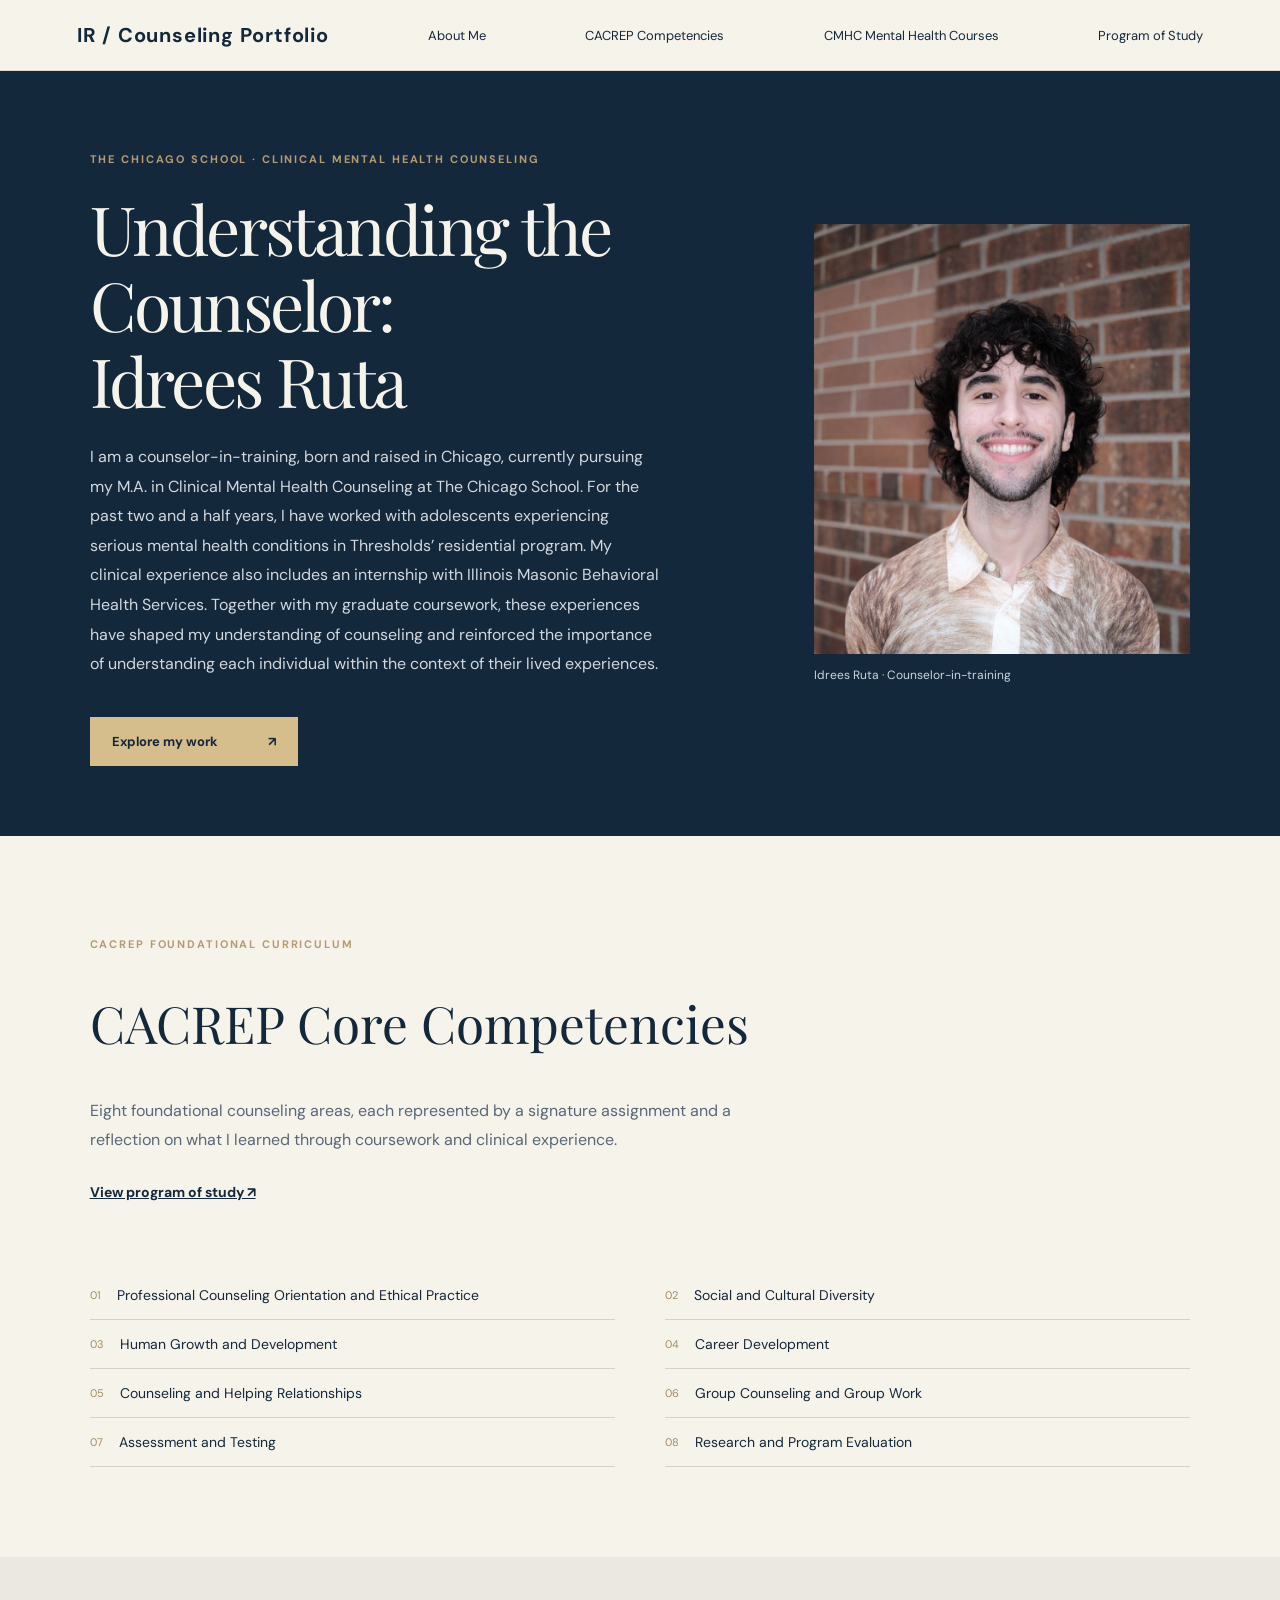
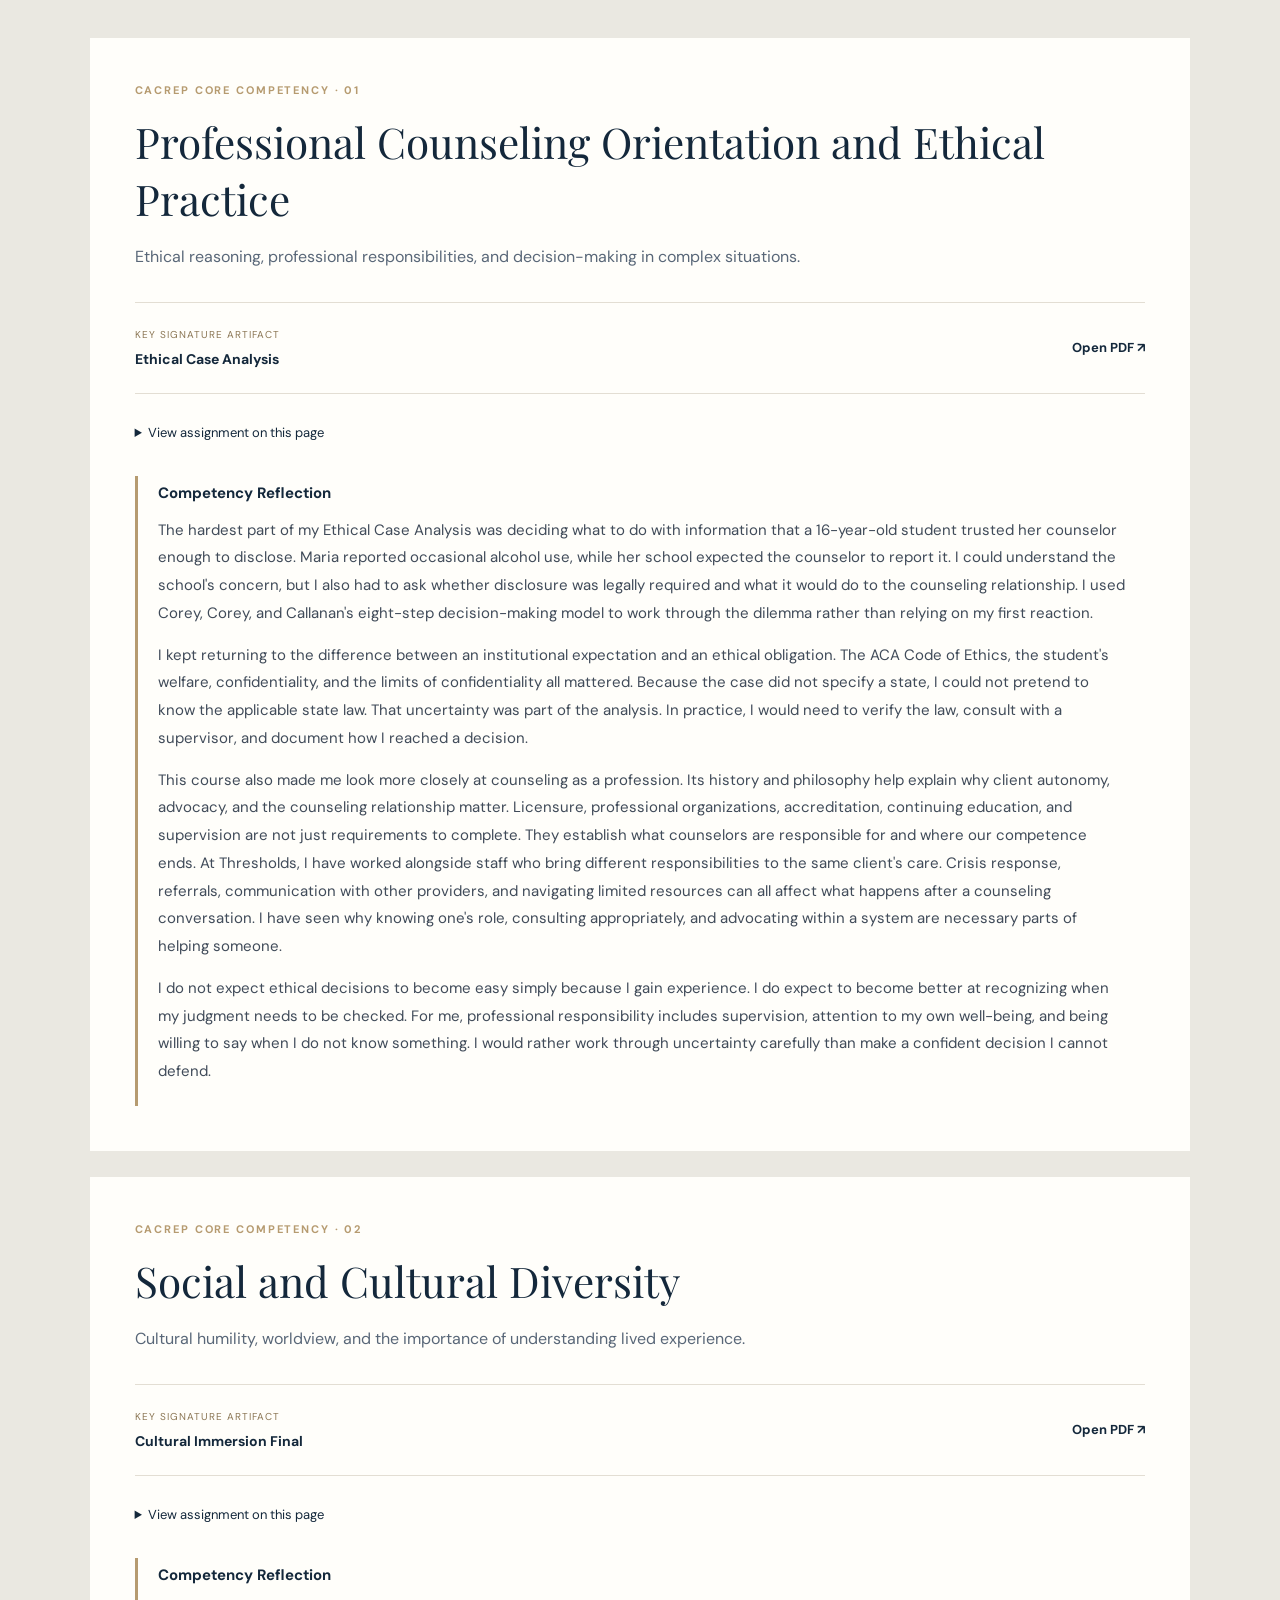
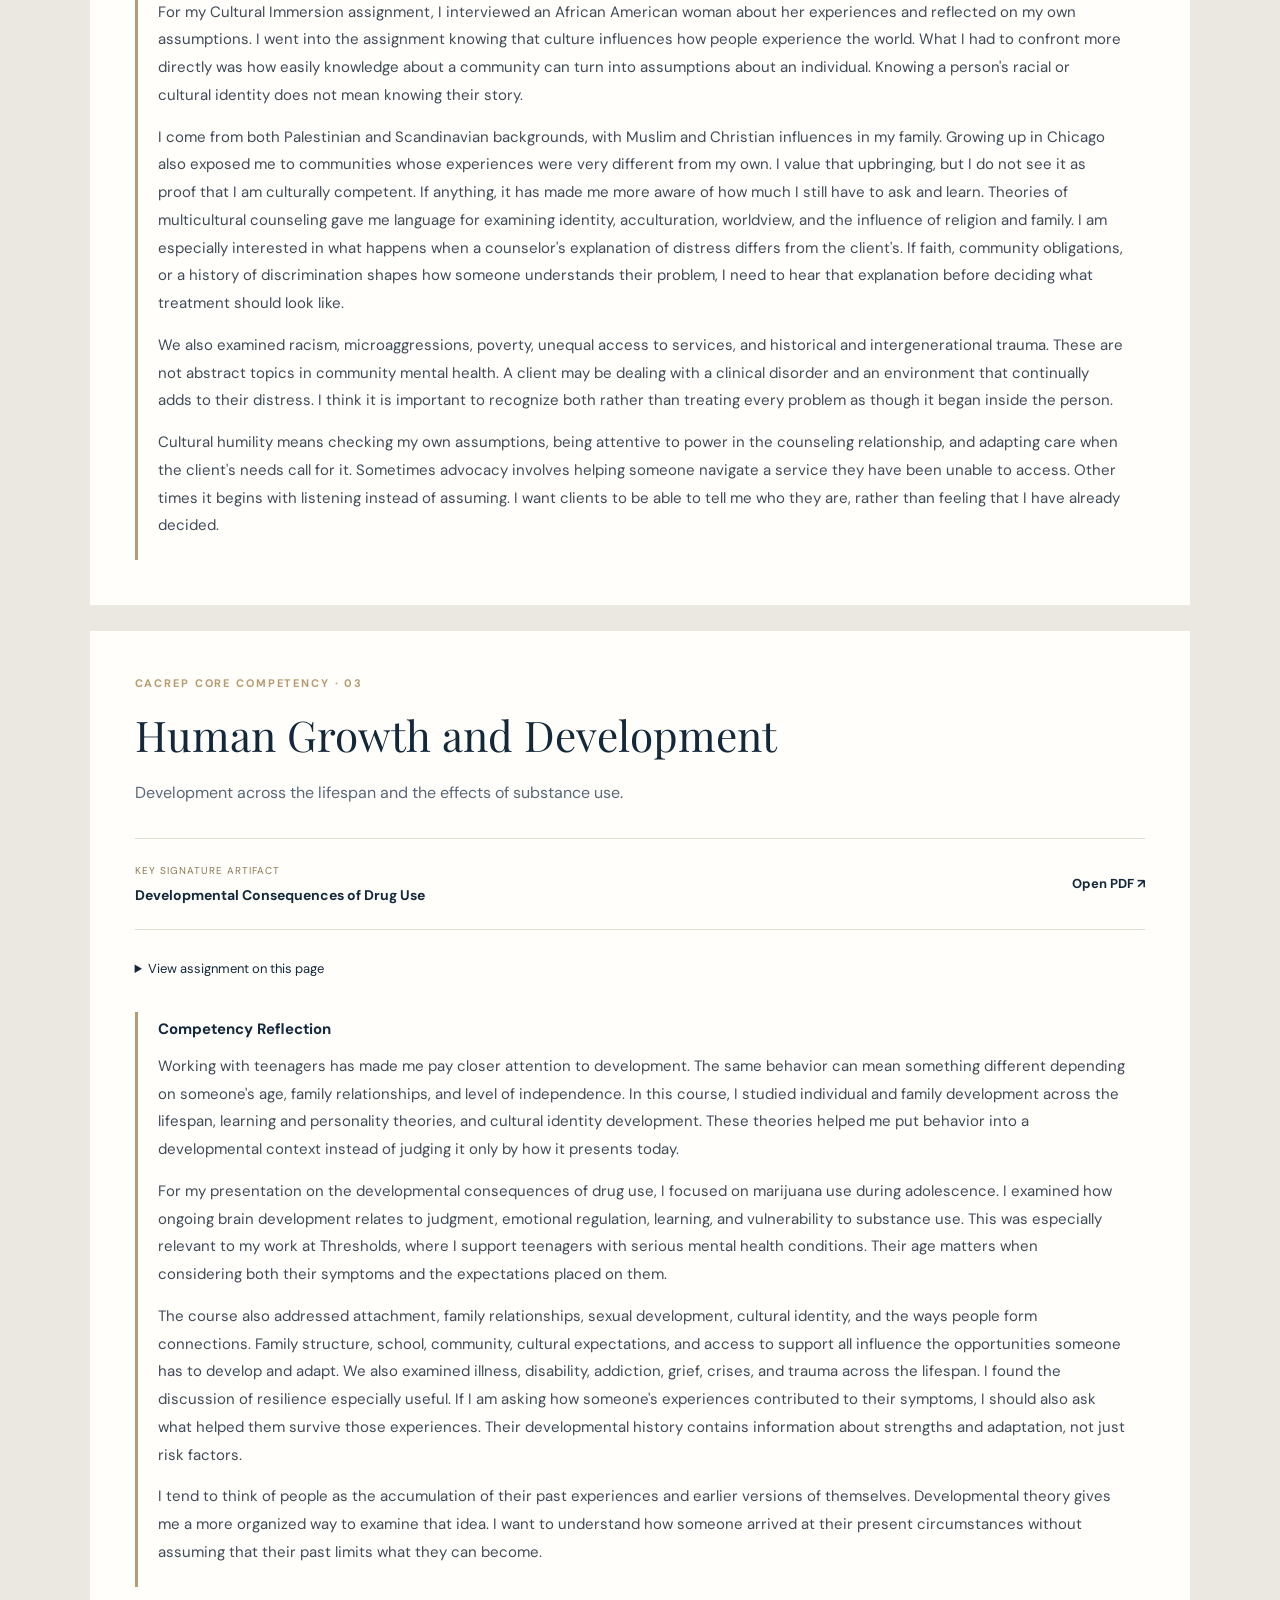
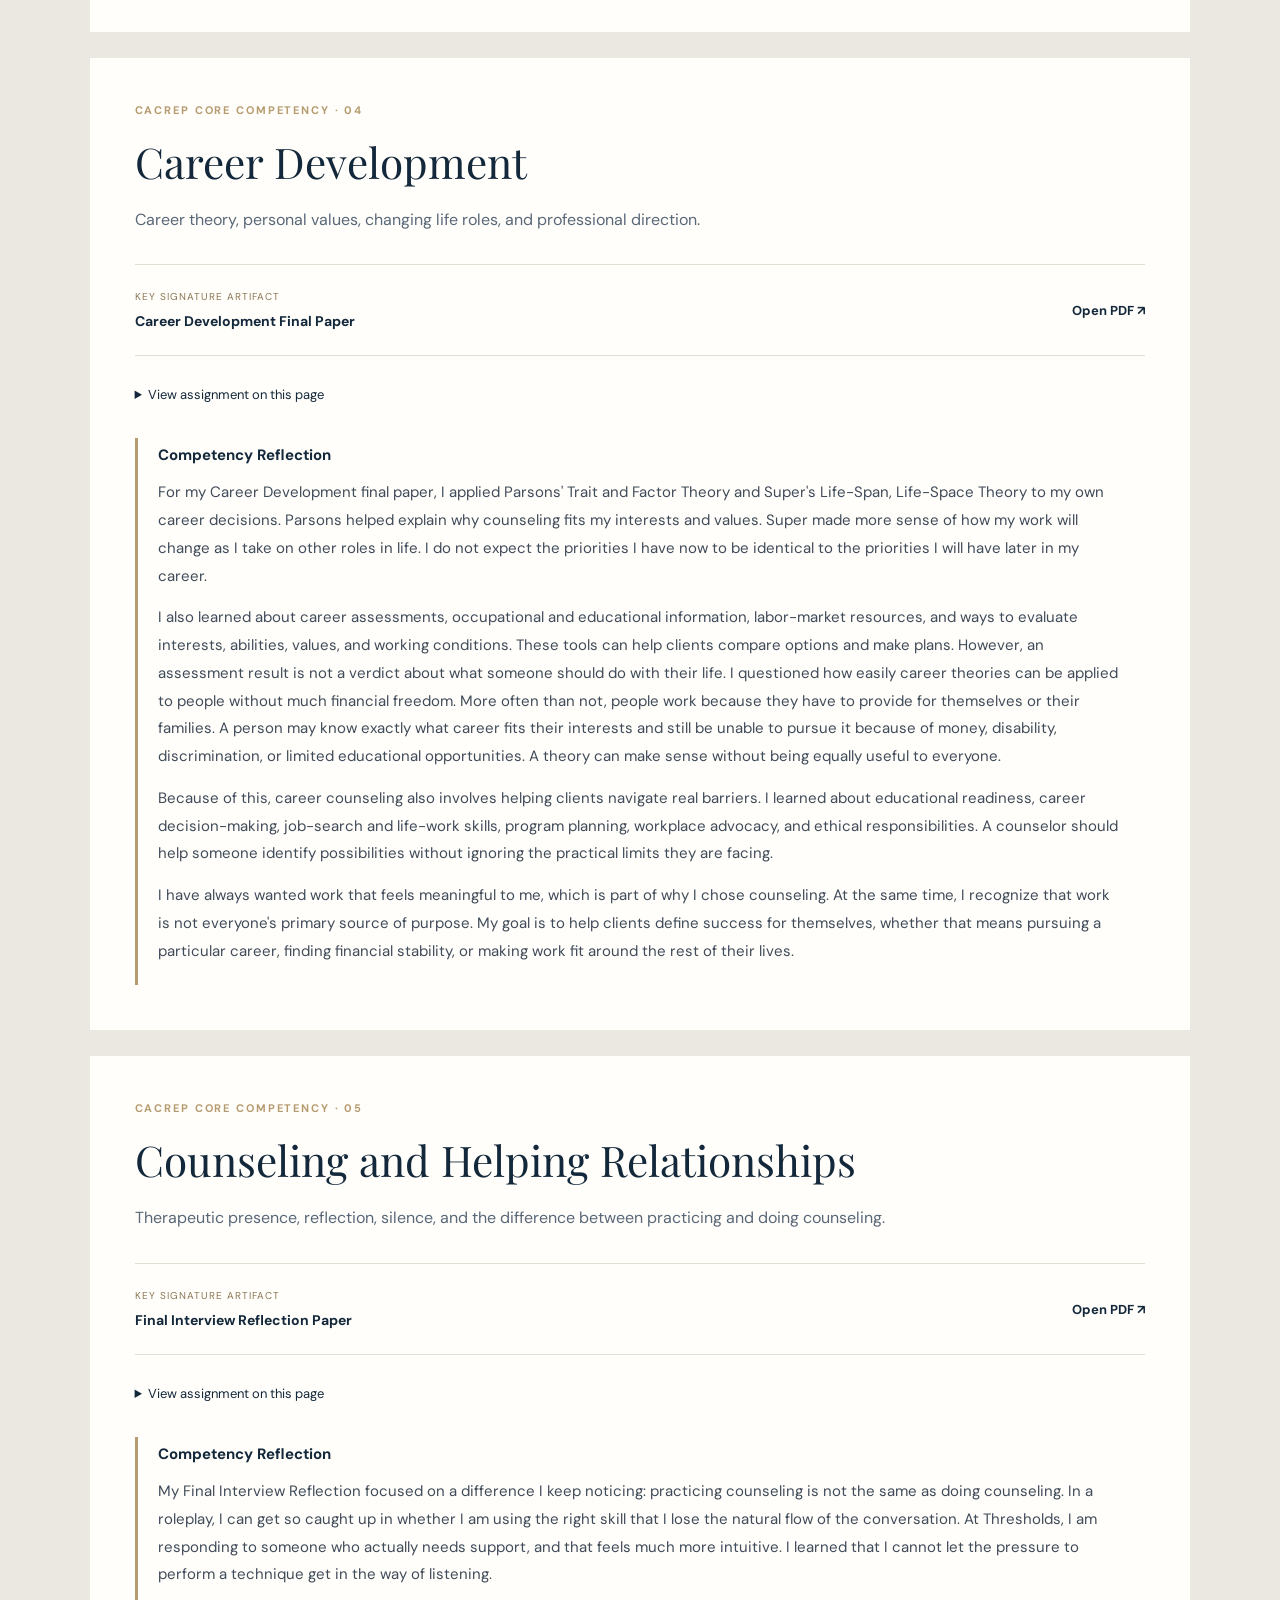
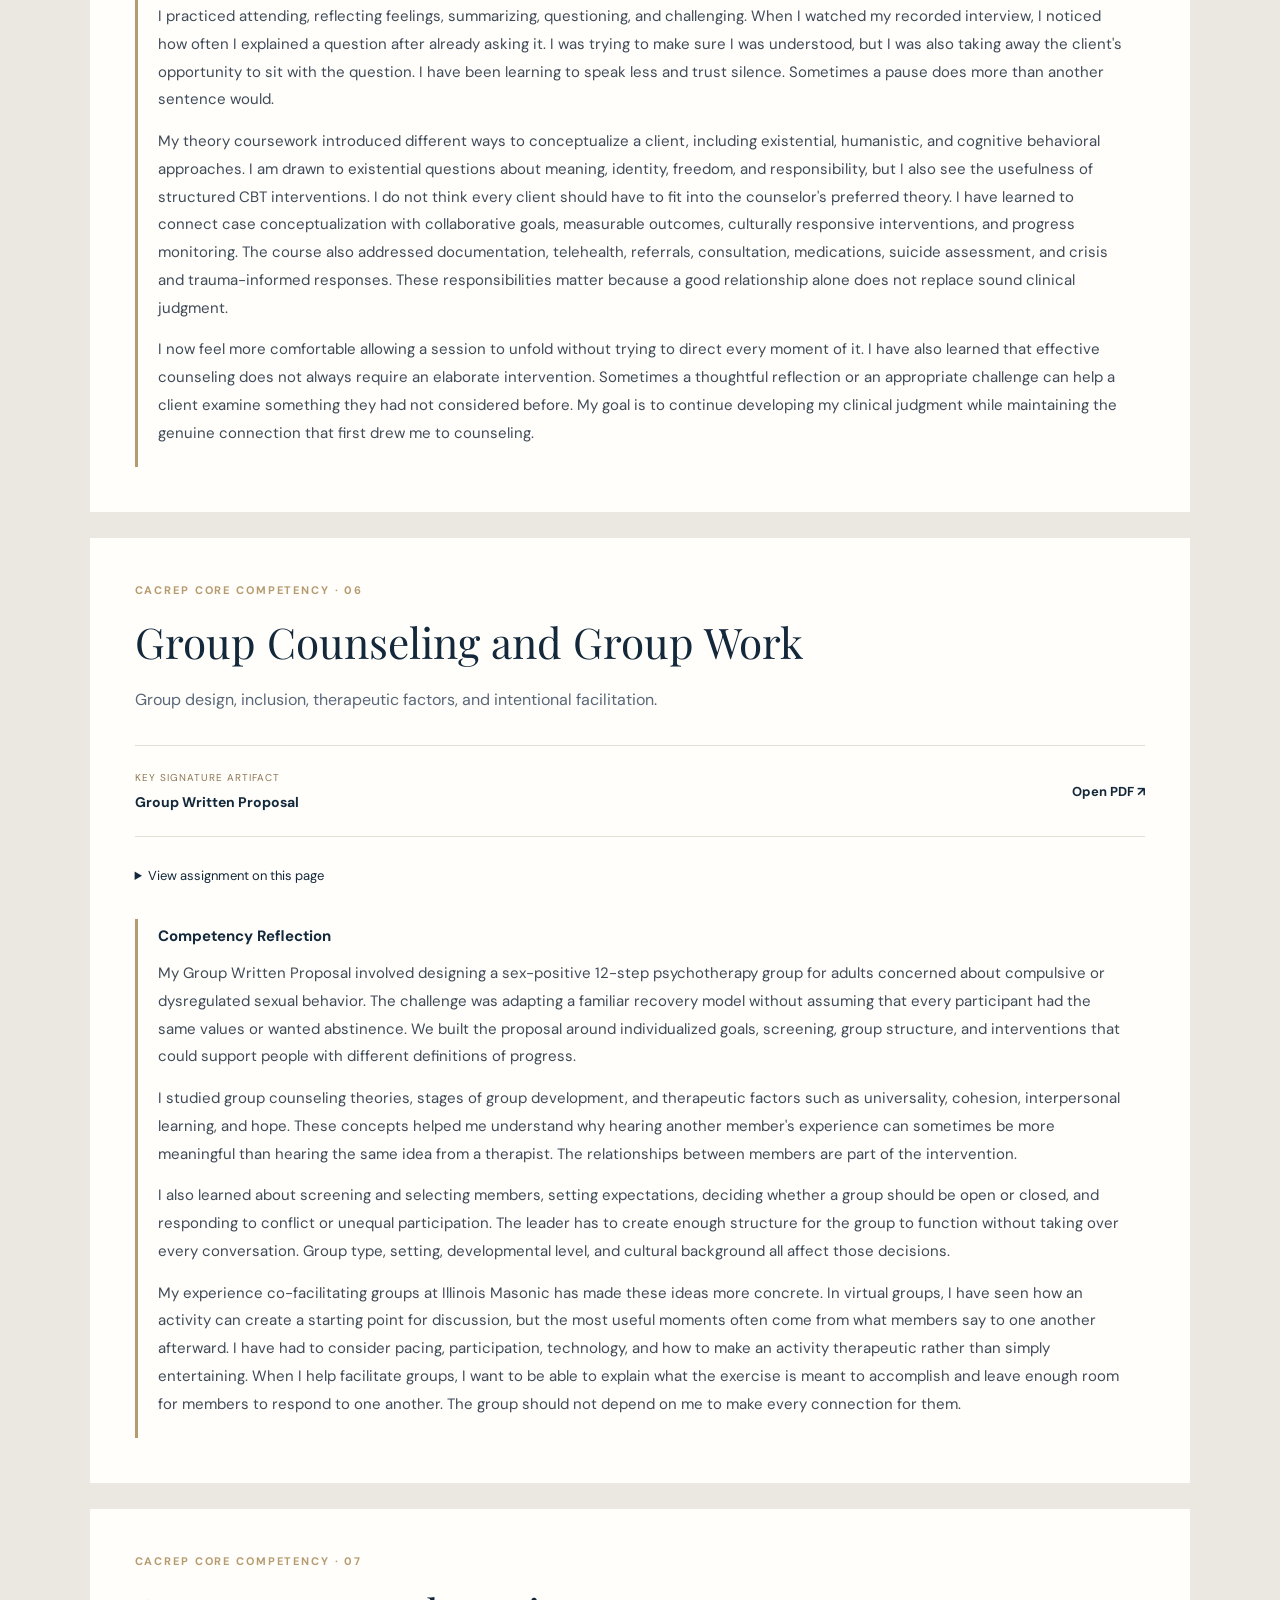
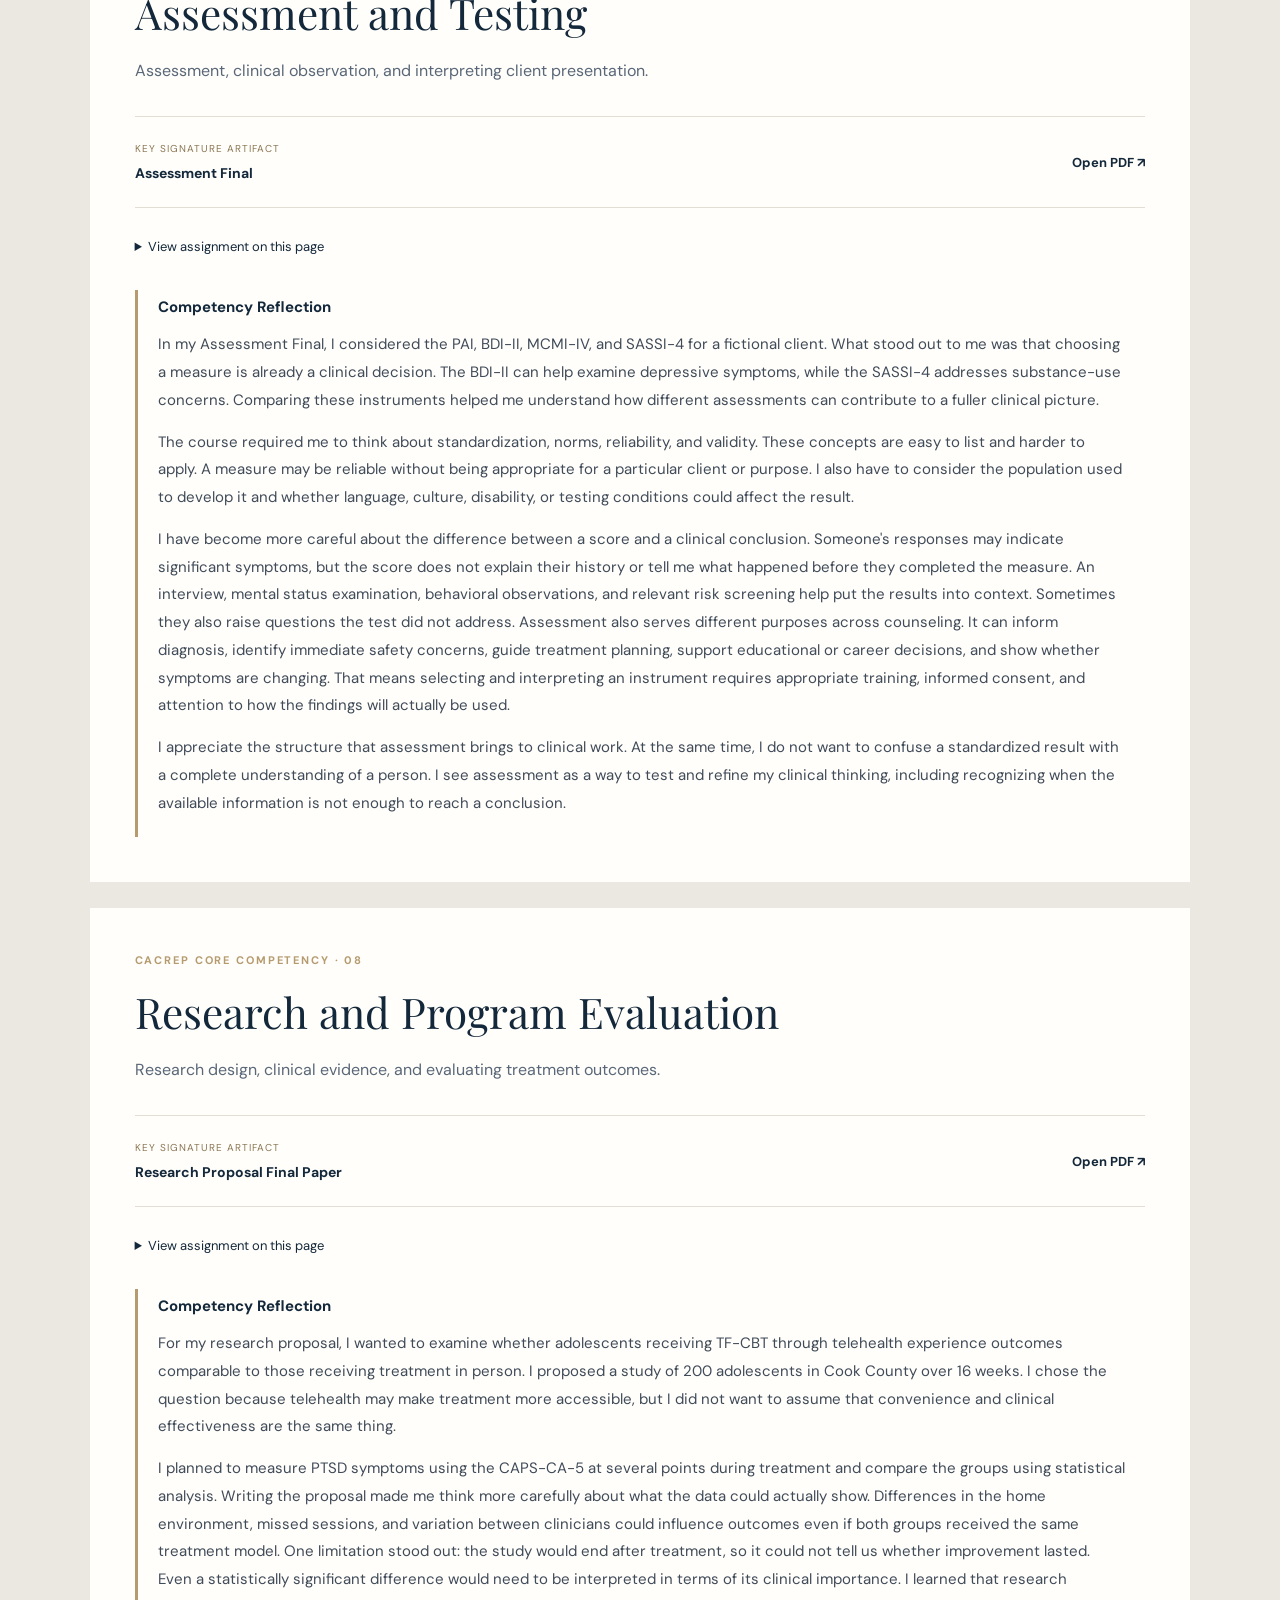
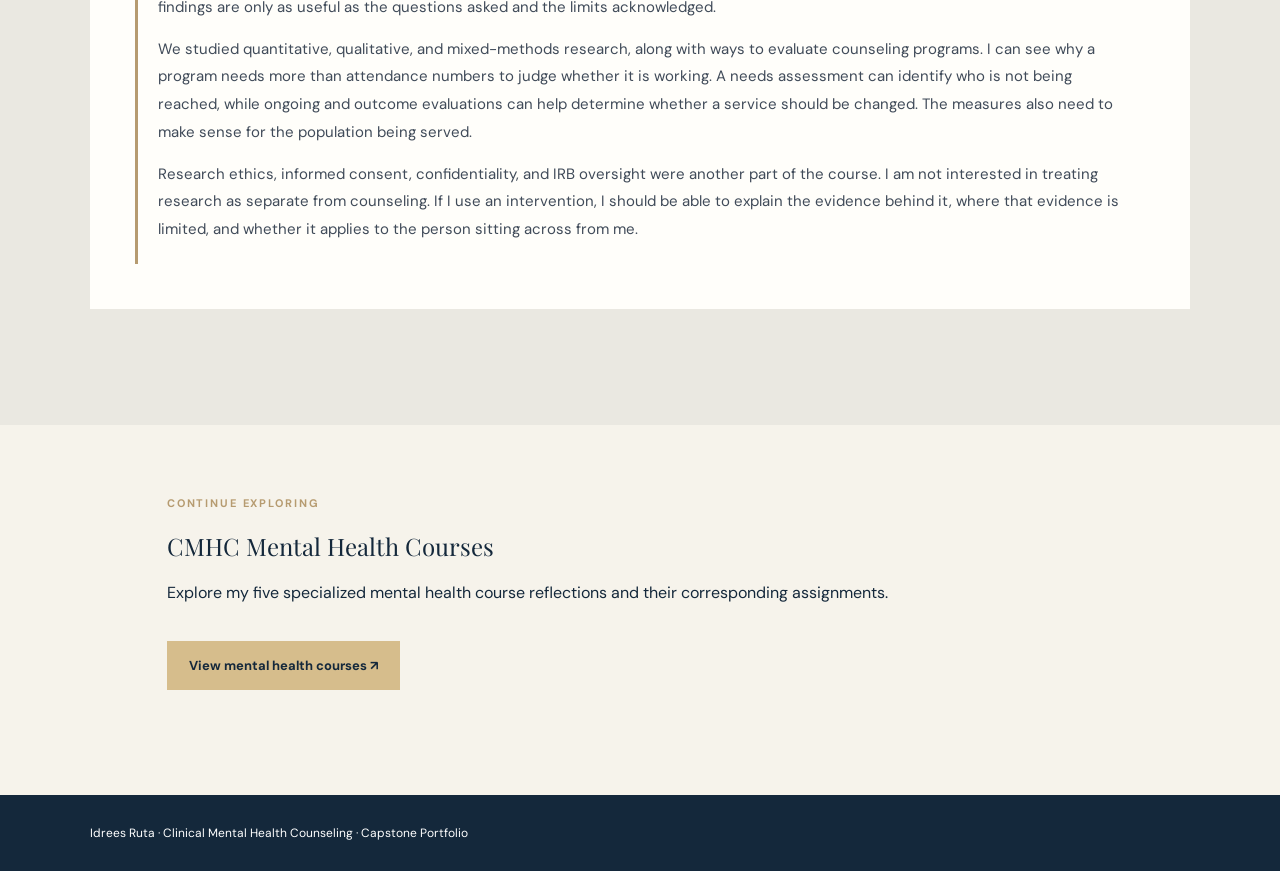
<file: Idrees_Ruta_Counseling_Portfolio/index.html>
<!DOCTYPE html>

<html lang="en"><head><meta charset="utf-8"/><meta content="width=device-width,initial-scale=1" name="viewport"/><title>Idrees Ruta | Counseling Portfolio</title><meta content="Clinical Mental Health Counseling capstone portfolio" name="description"/><link href="styles.css" rel="stylesheet"/></head><body><header class="top"><a class="brand" href="index.html#home">IR / Counseling Portfolio</a><a href="about.html">About Me</a><a href="index.html#contents">CACREP Competencies</a><a href="mental-health-courses.html">CMHC Mental Health Courses</a><a href="program-of-study.html">Program of Study</a></header><main id="home"><section class="hero"><div class="hero-copy"><p class="eyebrow">THE CHICAGO SCHOOL · CLINICAL MENTAL HEALTH COUNSELING</p><h1>Understanding the Counselor:<br/>Idrees Ruta</h1><p>I am a counselor-in-training, born and raised in Chicago, currently pursuing my M.A. in Clinical Mental Health Counseling at The Chicago School. For the past two and a half years, I have worked with adolescents experiencing serious mental health conditions in Thresholds’ residential program. My clinical experience also includes an internship with Illinois Masonic Behavioral Health Services. Together with my graduate coursework, these experiences have shaped my understanding of counseling and reinforced the importance of understanding each individual within the context of their lived experiences.</p><a class="primary" href="#contents">Explore my work <span>↗</span></a></div><div class="portrait"><img alt="Professional portrait of Idrees Ruta" src="assets/headshot.jpeg"/><span>Idrees Ruta · Counselor-in-training</span></div></section><section class="intro" id="contents"><p class="eyebrow">CACREP FOUNDATIONAL CURRICULUM</p><h2>CACREP Core Competencies</h2><p>Eight foundational counseling areas, each represented by a signature assignment and a reflection on what I learned through coursework and clinical experience.</p><a class="program-index-link" href="program-of-study.html">View program of study ↗</a><div class="index"><a href="#section-0"><span>01</span>Professional Counseling Orientation and Ethical Practice</a><a href="#section-1"><span>02</span>Social and Cultural Diversity</a><a href="#section-2"><span>03</span>Human Growth and Development</a><a href="#section-3"><span>04</span>Career Development</a><a href="#section-4"><span>05</span>Counseling and Helping Relationships</a><a href="#section-5"><span>06</span>Group Counseling and Group Work</a><a href="#section-6"><span>07</span>Assessment and Testing</a><a href="#section-7"><span>08</span>Research and Program Evaluation</a></div></section><section class="work"><article class="section-card" id="section-0"><div class="eyebrow">CACREP CORE COMPETENCY · 01</div><h2>Professional Counseling Orientation and Ethical Practice</h2><p>Ethical reasoning, professional responsibilities, and decision-making in complex situations.</p><div class="artifact"><div><small>KEY SIGNATURE ARTIFACT</small><strong>Ethical Case Analysis</strong></div><a href="assets/Ethical%20Case%20Analysis.pdf" rel="noopener" target="_blank">Open PDF ↗</a></div><details><summary>View assignment on this page</summary><iframe loading="lazy" src="assets/Ethical%20Case%20Analysis.pdf" title="Professional Counseling Orientation and Ethical Practice assignment"></iframe></details><div class="reflection"><strong>Competency Reflection</strong><p>The hardest part of my Ethical Case Analysis was deciding what to do with information that a 16-year-old student trusted her counselor enough to disclose. Maria reported occasional alcohol use, while her school expected the counselor to report it. I could understand the school's concern, but I also had to ask whether disclosure was legally required and what it would do to the counseling relationship. I used Corey, Corey, and Callanan's eight-step decision-making model to work through the dilemma rather than relying on my first reaction.</p><p>I kept returning to the difference between an institutional expectation and an ethical obligation. The ACA Code of Ethics, the student's welfare, confidentiality, and the limits of confidentiality all mattered. Because the case did not specify a state, I could not pretend to know the applicable state law. That uncertainty was part of the analysis. In practice, I would need to verify the law, consult with a supervisor, and document how I reached a decision.</p><p>This course also made me look more closely at counseling as a profession. Its history and philosophy help explain why client autonomy, advocacy, and the counseling relationship matter. Licensure, professional organizations, accreditation, continuing education, and supervision are not just requirements to complete. They establish what counselors are responsible for and where our competence ends. At Thresholds, I have worked alongside staff who bring different responsibilities to the same client's care. Crisis response, referrals, communication with other providers, and navigating limited resources can all affect what happens after a counseling conversation. I have seen why knowing one's role, consulting appropriately, and advocating within a system are necessary parts of helping someone.</p><p>I do not expect ethical decisions to become easy simply because I gain experience. I do expect to become better at recognizing when my judgment needs to be checked. For me, professional responsibility includes supervision, attention to my own well-being, and being willing to say when I do not know something. I would rather work through uncertainty carefully than make a confident decision I cannot defend.</p></div></article><article class="section-card" id="section-1"><div class="eyebrow">CACREP CORE COMPETENCY · 02</div><h2>Social and Cultural Diversity</h2><p>Cultural humility, worldview, and the importance of understanding lived experience.</p><div class="artifact"><div><small>KEY SIGNATURE ARTIFACT</small><strong>Cultural Immersion Final</strong></div><a href="assets/Cultural%20Immersion%20Final.pdf" rel="noopener" target="_blank">Open PDF ↗</a></div><details><summary>View assignment on this page</summary><iframe loading="lazy" src="assets/Cultural%20Immersion%20Final.pdf" title="Social and Cultural Diversity assignment"></iframe></details><div class="reflection"><strong>Competency Reflection</strong><p>For my Cultural Immersion assignment, I interviewed an African American woman about her experiences and reflected on my own assumptions. I went into the assignment knowing that culture influences how people experience the world. What I had to confront more directly was how easily knowledge about a community can turn into assumptions about an individual. Knowing a person's racial or cultural identity does not mean knowing their story.</p><p>I come from both Palestinian and Scandinavian backgrounds, with Muslim and Christian influences in my family. Growing up in Chicago also exposed me to communities whose experiences were very different from my own. I value that upbringing, but I do not see it as proof that I am culturally competent. If anything, it has made me more aware of how much I still have to ask and learn. Theories of multicultural counseling gave me language for examining identity, acculturation, worldview, and the influence of religion and family. I am especially interested in what happens when a counselor's explanation of distress differs from the client's. If faith, community obligations, or a history of discrimination shapes how someone understands their problem, I need to hear that explanation before deciding what treatment should look like.</p><p>We also examined racism, microaggressions, poverty, unequal access to services, and historical and intergenerational trauma. These are not abstract topics in community mental health. A client may be dealing with a clinical disorder and an environment that continually adds to their distress. I think it is important to recognize both rather than treating every problem as though it began inside the person.</p><p>Cultural humility means checking my own assumptions, being attentive to power in the counseling relationship, and adapting care when the client's needs call for it. Sometimes advocacy involves helping someone navigate a service they have been unable to access. Other times it begins with listening instead of assuming. I want clients to be able to tell me who they are, rather than feeling that I have already decided.</p></div></article><article class="section-card" id="section-2"><div class="eyebrow">CACREP CORE COMPETENCY · 03</div><h2>Human Growth and Development</h2><p>Development across the lifespan and the effects of substance use.</p><div class="artifact"><div><small>KEY SIGNATURE ARTIFACT</small><strong>Developmental Consequences of Drug Use</strong></div><a href="assets/Developmental%20Consequences%20of%20Drug%20Use.pdf" rel="noopener" target="_blank">Open PDF ↗</a></div><details><summary>View assignment on this page</summary><iframe loading="lazy" src="assets/Developmental%20Consequences%20of%20Drug%20Use.pdf" title="Human Growth and Development assignment"></iframe></details><div class="reflection"><strong>Competency Reflection</strong><p>Working with teenagers has made me pay closer attention to development. The same behavior can mean something different depending on someone's age, family relationships, and level of independence. In this course, I studied individual and family development across the lifespan, learning and personality theories, and cultural identity development. These theories helped me put behavior into a developmental context instead of judging it only by how it presents today.</p><p>For my presentation on the developmental consequences of drug use, I focused on marijuana use during adolescence. I examined how ongoing brain development relates to judgment, emotional regulation, learning, and vulnerability to substance use. This was especially relevant to my work at Thresholds, where I support teenagers with serious mental health conditions. Their age matters when considering both their symptoms and the expectations placed on them.</p><p>The course also addressed attachment, family relationships, sexual development, cultural identity, and the ways people form connections. Family structure, school, community, cultural expectations, and access to support all influence the opportunities someone has to develop and adapt. We also examined illness, disability, addiction, grief, crises, and trauma across the lifespan. I found the discussion of resilience especially useful. If I am asking how someone's experiences contributed to their symptoms, I should also ask what helped them survive those experiences. Their developmental history contains information about strengths and adaptation, not just risk factors.</p><p>I tend to think of people as the accumulation of their past experiences and earlier versions of themselves. Developmental theory gives me a more organized way to examine that idea. I want to understand how someone arrived at their present circumstances without assuming that their past limits what they can become.</p></div></article><article class="section-card" id="section-3"><div class="eyebrow">CACREP CORE COMPETENCY · 04</div><h2>Career Development</h2><p>Career theory, personal values, changing life roles, and professional direction.</p><div class="artifact"><div><small>KEY SIGNATURE ARTIFACT</small><strong>Career Development Final Paper</strong></div><a href="assets/Career%20Development%20Final%20Paper.pdf" rel="noopener" target="_blank">Open PDF ↗</a></div><details><summary>View assignment on this page</summary><iframe loading="lazy" src="assets/Career%20Development%20Final%20Paper.pdf" title="Career Development assignment"></iframe></details><div class="reflection"><strong>Competency Reflection</strong><p>For my Career Development final paper, I applied Parsons' Trait and Factor Theory and Super's Life-Span, Life-Space Theory to my own career decisions. Parsons helped explain why counseling fits my interests and values. Super made more sense of how my work will change as I take on other roles in life. I do not expect the priorities I have now to be identical to the priorities I will have later in my career.</p><p>I also learned about career assessments, occupational and educational information, labor-market resources, and ways to evaluate interests, abilities, values, and working conditions. These tools can help clients compare options and make plans. However, an assessment result is not a verdict about what someone should do with their life. I questioned how easily career theories can be applied to people without much financial freedom. More often than not, people work because they have to provide for themselves or their families. A person may know exactly what career fits their interests and still be unable to pursue it because of money, disability, discrimination, or limited educational opportunities. A theory can make sense without being equally useful to everyone.</p><p>Because of this, career counseling also involves helping clients navigate real barriers. I learned about educational readiness, career decision-making, job-search and life-work skills, program planning, workplace advocacy, and ethical responsibilities. A counselor should help someone identify possibilities without ignoring the practical limits they are facing.</p><p>I have always wanted work that feels meaningful to me, which is part of why I chose counseling. At the same time, I recognize that work is not everyone's primary source of purpose. My goal is to help clients define success for themselves, whether that means pursuing a particular career, finding financial stability, or making work fit around the rest of their lives.</p></div></article><article class="section-card" id="section-4"><div class="eyebrow">CACREP CORE COMPETENCY · 05</div><h2>Counseling and Helping Relationships</h2><p>Therapeutic presence, reflection, silence, and the difference between practicing and doing counseling.</p><div class="artifact"><div><small>KEY SIGNATURE ARTIFACT</small><strong>Final Interview Reflection Paper</strong></div><a href="assets/Final%20Interview%20Reflection%20Paper.pdf" rel="noopener" target="_blank">Open PDF ↗</a></div><details><summary>View assignment on this page</summary><iframe loading="lazy" src="assets/Final%20Interview%20Reflection%20Paper.pdf" title="Counseling and Helping Relationships assignment"></iframe></details><div class="reflection"><strong>Competency Reflection</strong><p>My Final Interview Reflection focused on a difference I keep noticing: practicing counseling is not the same as doing counseling. In a roleplay, I can get so caught up in whether I am using the right skill that I lose the natural flow of the conversation. At Thresholds, I am responding to someone who actually needs support, and that feels much more intuitive. I learned that I cannot let the pressure to perform a technique get in the way of listening.</p><p>I practiced attending, reflecting feelings, summarizing, questioning, and challenging. When I watched my recorded interview, I noticed how often I explained a question after already asking it. I was trying to make sure I was understood, but I was also taking away the client's opportunity to sit with the question. I have been learning to speak less and trust silence. Sometimes a pause does more than another sentence would.</p><p>My theory coursework introduced different ways to conceptualize a client, including existential, humanistic, and cognitive behavioral approaches. I am drawn to existential questions about meaning, identity, freedom, and responsibility, but I also see the usefulness of structured CBT interventions. I do not think every client should have to fit into the counselor's preferred theory. I have learned to connect case conceptualization with collaborative goals, measurable outcomes, culturally responsive interventions, and progress monitoring. The course also addressed documentation, telehealth, referrals, consultation, medications, suicide assessment, and crisis and trauma-informed responses. These responsibilities matter because a good relationship alone does not replace sound clinical judgment.</p><p>I now feel more comfortable allowing a session to unfold without trying to direct every moment of it. I have also learned that effective counseling does not always require an elaborate intervention. Sometimes a thoughtful reflection or an appropriate challenge can help a client examine something they had not considered before. My goal is to continue developing my clinical judgment while maintaining the genuine connection that first drew me to counseling.</p></div></article><article class="section-card" id="section-5"><div class="eyebrow">CACREP CORE COMPETENCY · 06</div><h2>Group Counseling and Group Work</h2><p>Group design, inclusion, therapeutic factors, and intentional facilitation.</p><div class="artifact"><div><small>KEY SIGNATURE ARTIFACT</small><strong>Group Written Proposal</strong></div><a href="assets/Group%20Written%20Proposal.pdf" rel="noopener" target="_blank">Open PDF ↗</a></div><details><summary>View assignment on this page</summary><iframe loading="lazy" src="assets/Group%20Written%20Proposal.pdf" title="Group Counseling and Group Work assignment"></iframe></details><div class="reflection"><strong>Competency Reflection</strong><p>My Group Written Proposal involved designing a sex-positive 12-step psychotherapy group for adults concerned about compulsive or dysregulated sexual behavior. The challenge was adapting a familiar recovery model without assuming that every participant had the same values or wanted abstinence. We built the proposal around individualized goals, screening, group structure, and interventions that could support people with different definitions of progress.</p><p>I studied group counseling theories, stages of group development, and therapeutic factors such as universality, cohesion, interpersonal learning, and hope. These concepts helped me understand why hearing another member's experience can sometimes be more meaningful than hearing the same idea from a therapist. The relationships between members are part of the intervention.</p><p>I also learned about screening and selecting members, setting expectations, deciding whether a group should be open or closed, and responding to conflict or unequal participation. The leader has to create enough structure for the group to function without taking over every conversation. Group type, setting, developmental level, and cultural background all affect those decisions.</p><p>My experience co-facilitating groups at Illinois Masonic has made these ideas more concrete. In virtual groups, I have seen how an activity can create a starting point for discussion, but the most useful moments often come from what members say to one another afterward. I have had to consider pacing, participation, technology, and how to make an activity therapeutic rather than simply entertaining. When I help facilitate groups, I want to be able to explain what the exercise is meant to accomplish and leave enough room for members to respond to one another. The group should not depend on me to make every connection for them.</p></div></article><article class="section-card" id="section-6"><div class="eyebrow">CACREP CORE COMPETENCY · 07</div><h2>Assessment and Testing</h2><p>Assessment, clinical observation, and interpreting client presentation.</p><div class="artifact"><div><small>KEY SIGNATURE ARTIFACT</small><strong>Assessment Final</strong></div><a href="assets/Assessment%20Final.pdf" rel="noopener" target="_blank">Open PDF ↗</a></div><details><summary>View assignment on this page</summary><iframe loading="lazy" src="assets/Assessment%20Final.pdf" title="Assessment and Testing assignment"></iframe></details><div class="reflection"><strong>Competency Reflection</strong><p>In my Assessment Final, I considered the PAI, BDI-II, MCMI-IV, and SASSI-4 for a fictional client. What stood out to me was that choosing a measure is already a clinical decision. The BDI-II can help examine depressive symptoms, while the SASSI-4 addresses substance-use concerns. Comparing these instruments helped me understand how different assessments can contribute to a fuller clinical picture.</p><p>The course required me to think about standardization, norms, reliability, and validity. These concepts are easy to list and harder to apply. A measure may be reliable without being appropriate for a particular client or purpose. I also have to consider the population used to develop it and whether language, culture, disability, or testing conditions could affect the result.</p><p>I have become more careful about the difference between a score and a clinical conclusion. Someone's responses may indicate significant symptoms, but the score does not explain their history or tell me what happened before they completed the measure. An interview, mental status examination, behavioral observations, and relevant risk screening help put the results into context. Sometimes they also raise questions the test did not address. Assessment also serves different purposes across counseling. It can inform diagnosis, identify immediate safety concerns, guide treatment planning, support educational or career decisions, and show whether symptoms are changing. That means selecting and interpreting an instrument requires appropriate training, informed consent, and attention to how the findings will actually be used.</p><p>I appreciate the structure that assessment brings to clinical work. At the same time, I do not want to confuse a standardized result with a complete understanding of a person. I see assessment as a way to test and refine my clinical thinking, including recognizing when the available information is not enough to reach a conclusion.</p></div></article><article class="section-card" id="section-7"><div class="eyebrow">CACREP CORE COMPETENCY · 08</div><h2>Research and Program Evaluation</h2><p>Research design, clinical evidence, and evaluating treatment outcomes.</p><div class="artifact"><div><small>KEY SIGNATURE ARTIFACT</small><strong>Research Proposal Final Paper</strong></div><a href="assets/Research%20Proposal%20Final%20Paper.pdf" rel="noopener" target="_blank">Open PDF ↗</a></div><details><summary>View assignment on this page</summary><iframe loading="lazy" src="assets/Research%20Proposal%20Final%20Paper.pdf" title="Research and Program Evaluation assignment"></iframe></details><div class="reflection"><strong>Competency Reflection</strong><p>For my research proposal, I wanted to examine whether adolescents receiving TF-CBT through telehealth experience outcomes comparable to those receiving treatment in person. I proposed a study of 200 adolescents in Cook County over 16 weeks. I chose the question because telehealth may make treatment more accessible, but I did not want to assume that convenience and clinical effectiveness are the same thing.</p><p>I planned to measure PTSD symptoms using the CAPS-CA-5 at several points during treatment and compare the groups using statistical analysis. Writing the proposal made me think more carefully about what the data could actually show. Differences in the home environment, missed sessions, and variation between clinicians could influence outcomes even if both groups received the same treatment model. One limitation stood out: the study would end after treatment, so it could not tell us whether improvement lasted. Even a statistically significant difference would need to be interpreted in terms of its clinical importance. I learned that research findings are only as useful as the questions asked and the limits acknowledged.</p><p>We studied quantitative, qualitative, and mixed-methods research, along with ways to evaluate counseling programs. I can see why a program needs more than attendance numbers to judge whether it is working. A needs assessment can identify who is not being reached, while ongoing and outcome evaluations can help determine whether a service should be changed. The measures also need to make sense for the population being served.</p><p>Research ethics, informed consent, confidentiality, and IRB oversight were another part of the course. I am not interested in treating research as separate from counseling. If I use an intervention, I should be able to explain the evidence behind it, where that evidence is limited, and whether it applies to the person sitting across from me.</p></div></article></section><section class="next-section" style="max-width:1100px;margin:30px auto 75px;padding:30px 6%;"><p class="eyebrow">CONTINUE EXPLORING</p><h2>CMHC Mental Health Courses</h2><p>Explore my five specialized mental health course reflections and their corresponding assignments.</p><a class="primary" href="mental-health-courses.html">View mental health courses ↗</a></section><footer>Idrees Ruta · Clinical Mental Health Counseling · Capstone Portfolio</footer></main></body></html>
</file>
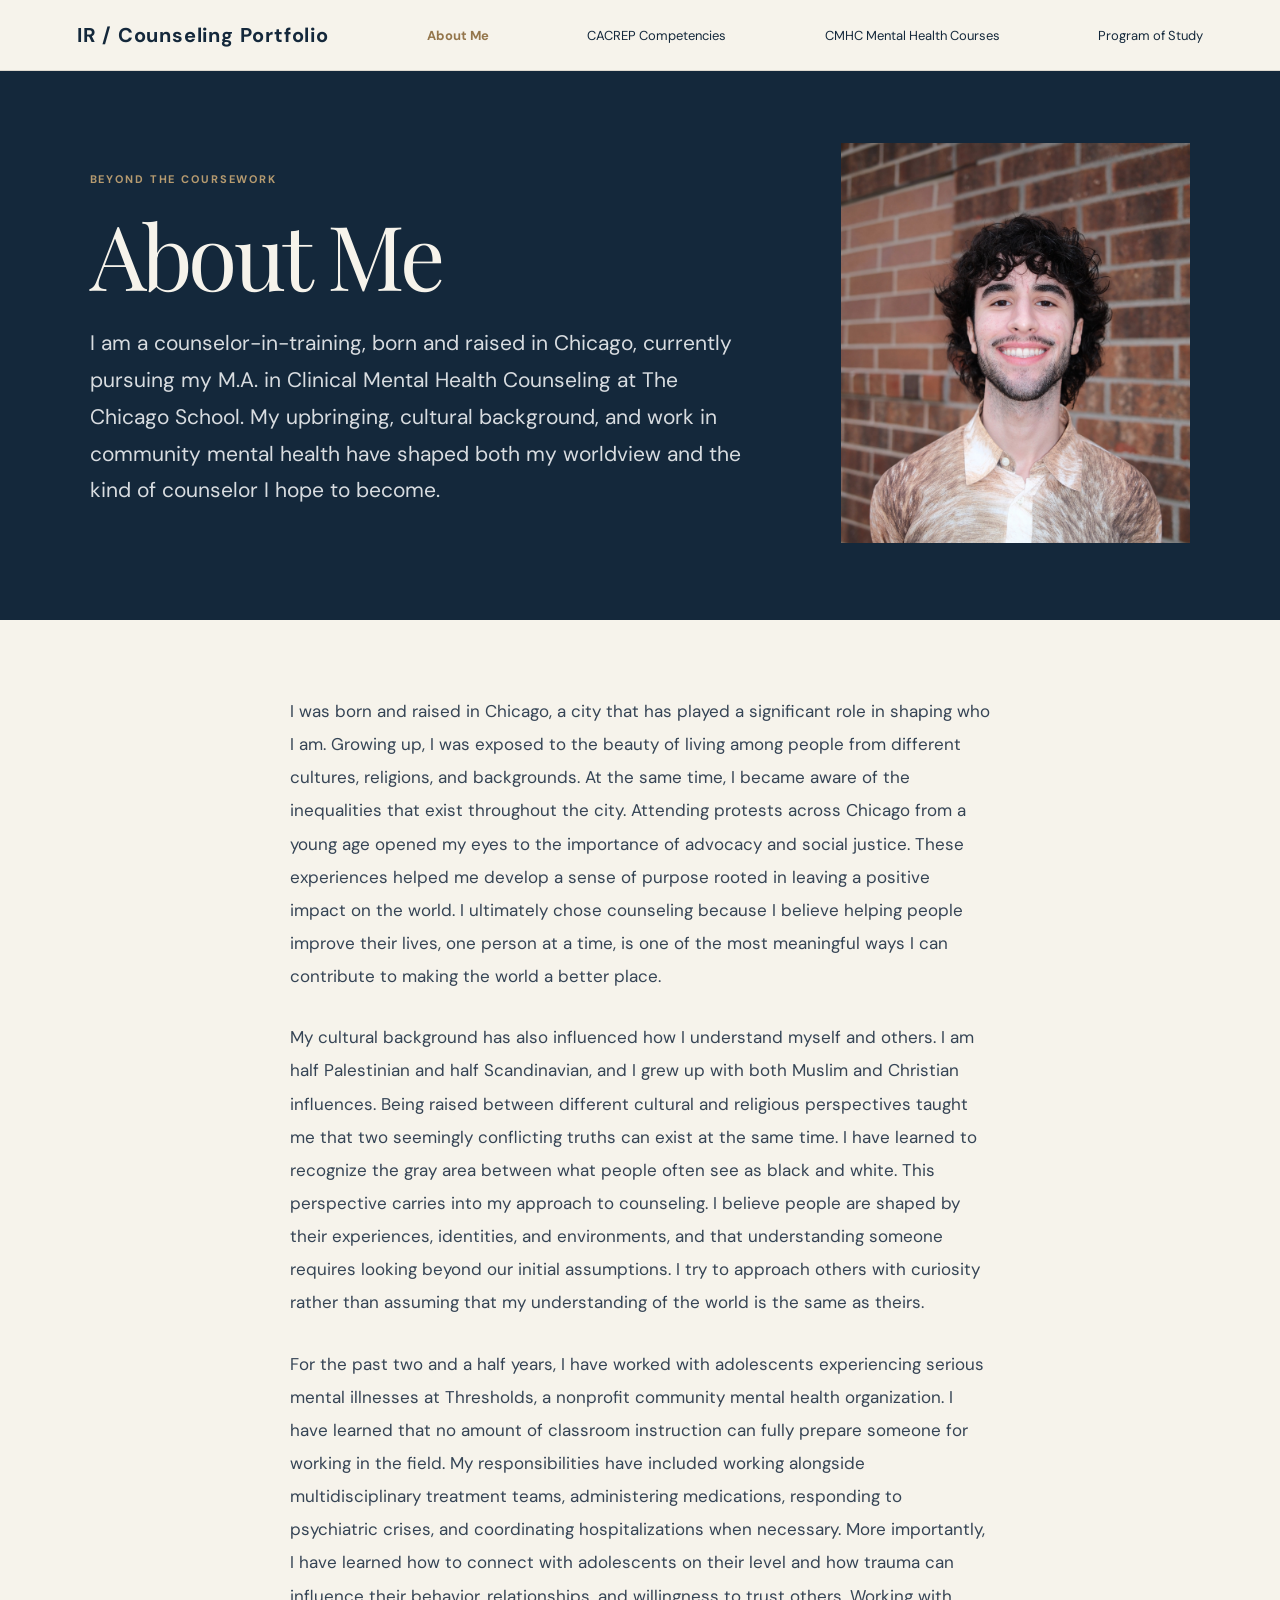
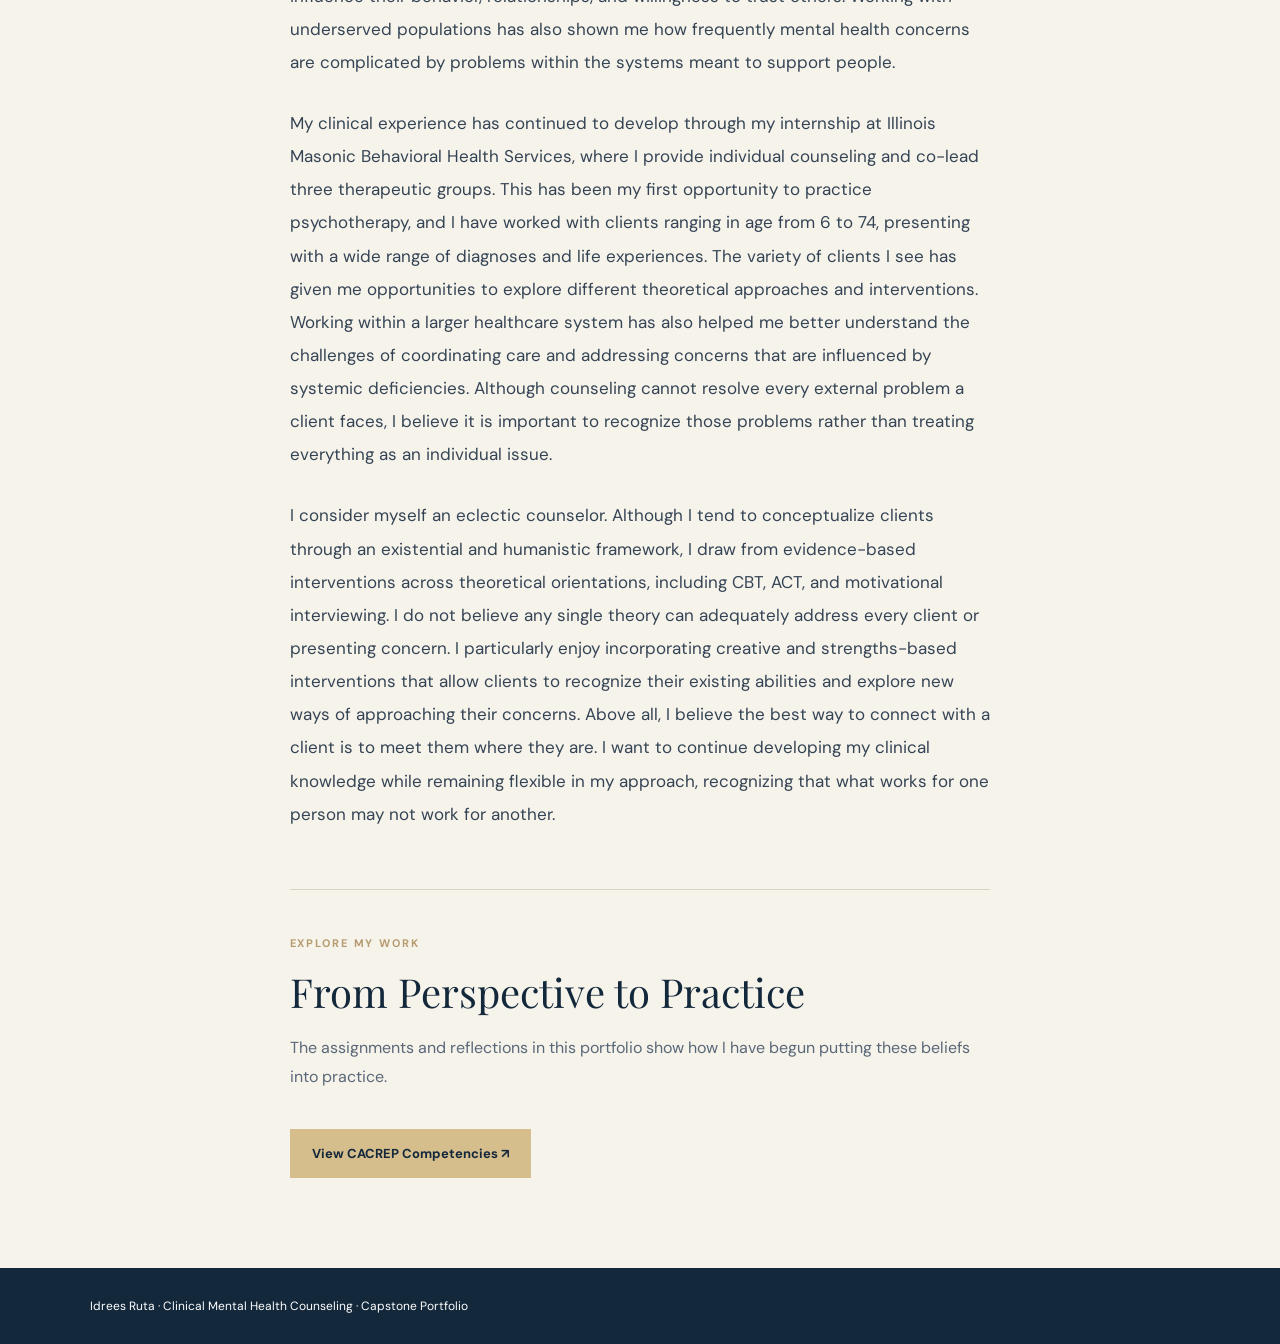
<file: Idrees_Ruta_Counseling_Portfolio/about.html>
<!DOCTYPE html>

<html lang="en"><head><meta charset="utf-8"/><meta content="width=device-width, initial-scale=1" name="viewport"/><title>About Me | Idrees Ruta</title><meta content="Learn about Idrees Ruta, counselor-in-training in Chicago." name="description"/><link href="styles.css" rel="stylesheet"/></head><body><header class="top"><a class="brand" href="index.html#home">IR / Counseling Portfolio</a><a aria-current="page" href="about.html">About Me</a><a href="index.html#contents">CACREP Competencies</a><a href="mental-health-courses.html">CMHC Mental Health Courses</a><a href="program-of-study.html">Program of Study</a></header><main><section class="about-hero"><div><p class="eyebrow">BEYOND THE COURSEWORK</p><h1>About Me</h1><p class="about-lead">I am a counselor-in-training, born and raised in Chicago, currently pursuing my M.A. in Clinical Mental Health Counseling at The Chicago School. My upbringing, cultural background, and work in community mental health have shaped both my worldview and the kind of counselor I hope to become.</p></div><div class="about-photo"><img alt="Portrait of Idrees Ruta" src="assets/headshot.jpeg"/></div></section><section class="about-story"><p>I was born and raised in Chicago, a city that has played a significant role in shaping who I am. Growing up, I was exposed to the beauty of living among people from different cultures, religions, and backgrounds. At the same time, I became aware of the inequalities that exist throughout the city. Attending protests across Chicago from a young age opened my eyes to the importance of advocacy and social justice. These experiences helped me develop a sense of purpose rooted in leaving a positive impact on the world. I ultimately chose counseling because I believe helping people improve their lives, one person at a time, is one of the most meaningful ways I can contribute to making the world a better place.</p><p>My cultural background has also influenced how I understand myself and others. I am half Palestinian and half Scandinavian, and I grew up with both Muslim and Christian influences. Being raised between different cultural and religious perspectives taught me that two seemingly conflicting truths can exist at the same time. I have learned to recognize the gray area between what people often see as black and white. This perspective carries into my approach to counseling. I believe people are shaped by their experiences, identities, and environments, and that understanding someone requires looking beyond our initial assumptions. I try to approach others with curiosity rather than assuming that my understanding of the world is the same as theirs.</p><p>For the past two and a half years, I have worked with adolescents experiencing serious mental illnesses at Thresholds, a nonprofit community mental health organization. I have learned that no amount of classroom instruction can fully prepare someone for working in the field. My responsibilities have included working alongside multidisciplinary treatment teams, administering medications, responding to psychiatric crises, and coordinating hospitalizations when necessary. More importantly, I have learned how to connect with adolescents on their level and how trauma can influence their behavior, relationships, and willingness to trust others. Working with underserved populations has also shown me how frequently mental health concerns are complicated by problems within the systems meant to support people.</p><p>My clinical experience has continued to develop through my internship at Illinois Masonic Behavioral Health Services, where I provide individual counseling and co-lead three therapeutic groups. This has been my first opportunity to practice psychotherapy, and I have worked with clients ranging in age from 6 to 74, presenting with a wide range of diagnoses and life experiences. The variety of clients I see has given me opportunities to explore different theoretical approaches and interventions. Working within a larger healthcare system has also helped me better understand the challenges of coordinating care and addressing concerns that are influenced by systemic deficiencies. Although counseling cannot resolve every external problem a client faces, I believe it is important to recognize those problems rather than treating everything as an individual issue.</p><p>I consider myself an eclectic counselor. Although I tend to conceptualize clients through an existential and humanistic framework, I draw from evidence-based interventions across theoretical orientations, including CBT, ACT, and motivational interviewing. I do not believe any single theory can adequately address every client or presenting concern. I particularly enjoy incorporating creative and strengths-based interventions that allow clients to recognize their existing abilities and explore new ways of approaching their concerns. Above all, I believe the best way to connect with a client is to meet them where they are. I want to continue developing my clinical knowledge while remaining flexible in my approach, recognizing that what works for one person may not work for another.</p><div class="about-next"><p class="eyebrow">EXPLORE MY WORK</p><h2>From Perspective to Practice</h2><p>The assignments and reflections in this portfolio show how I have begun putting these beliefs into practice.</p><a class="primary" href="index.html#contents">View CACREP Competencies ↗</a></div></section><footer>Idrees Ruta · Clinical Mental Health Counseling · Capstone Portfolio</footer></main></body></html>
</file>
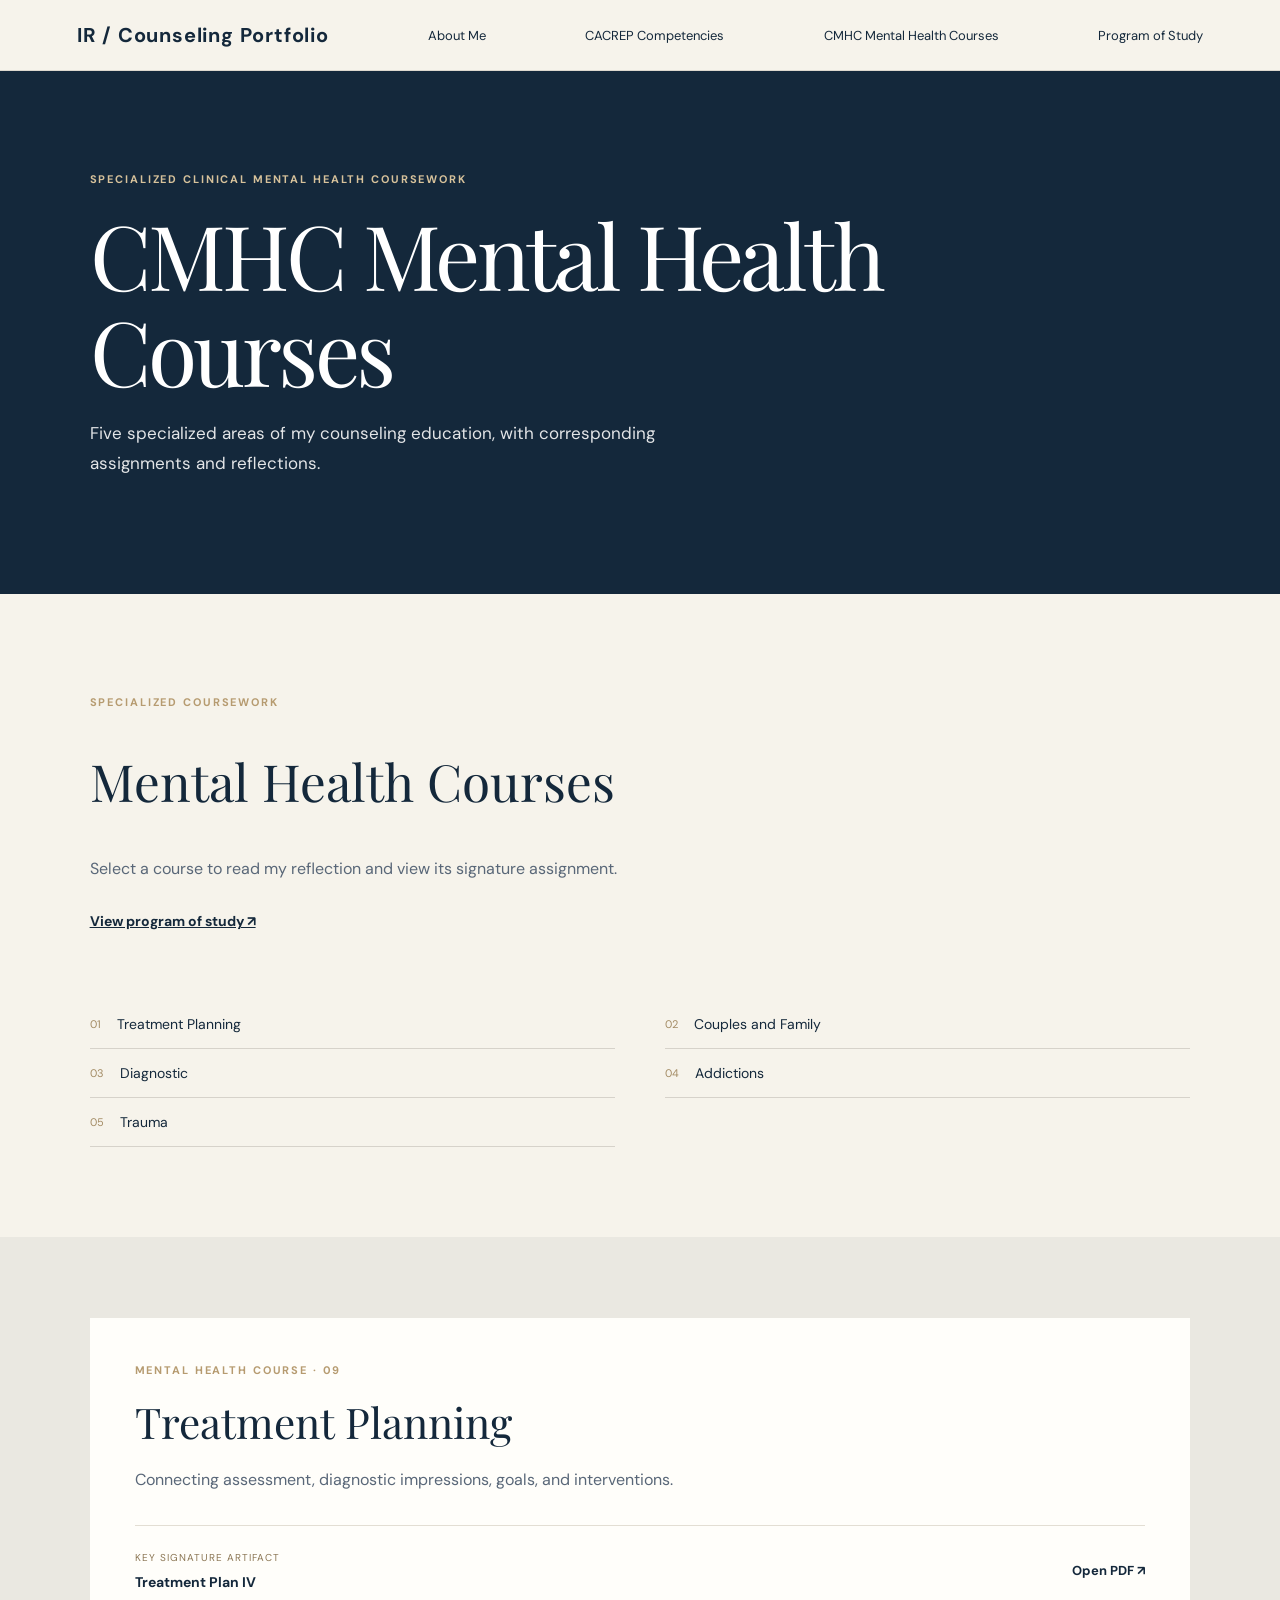
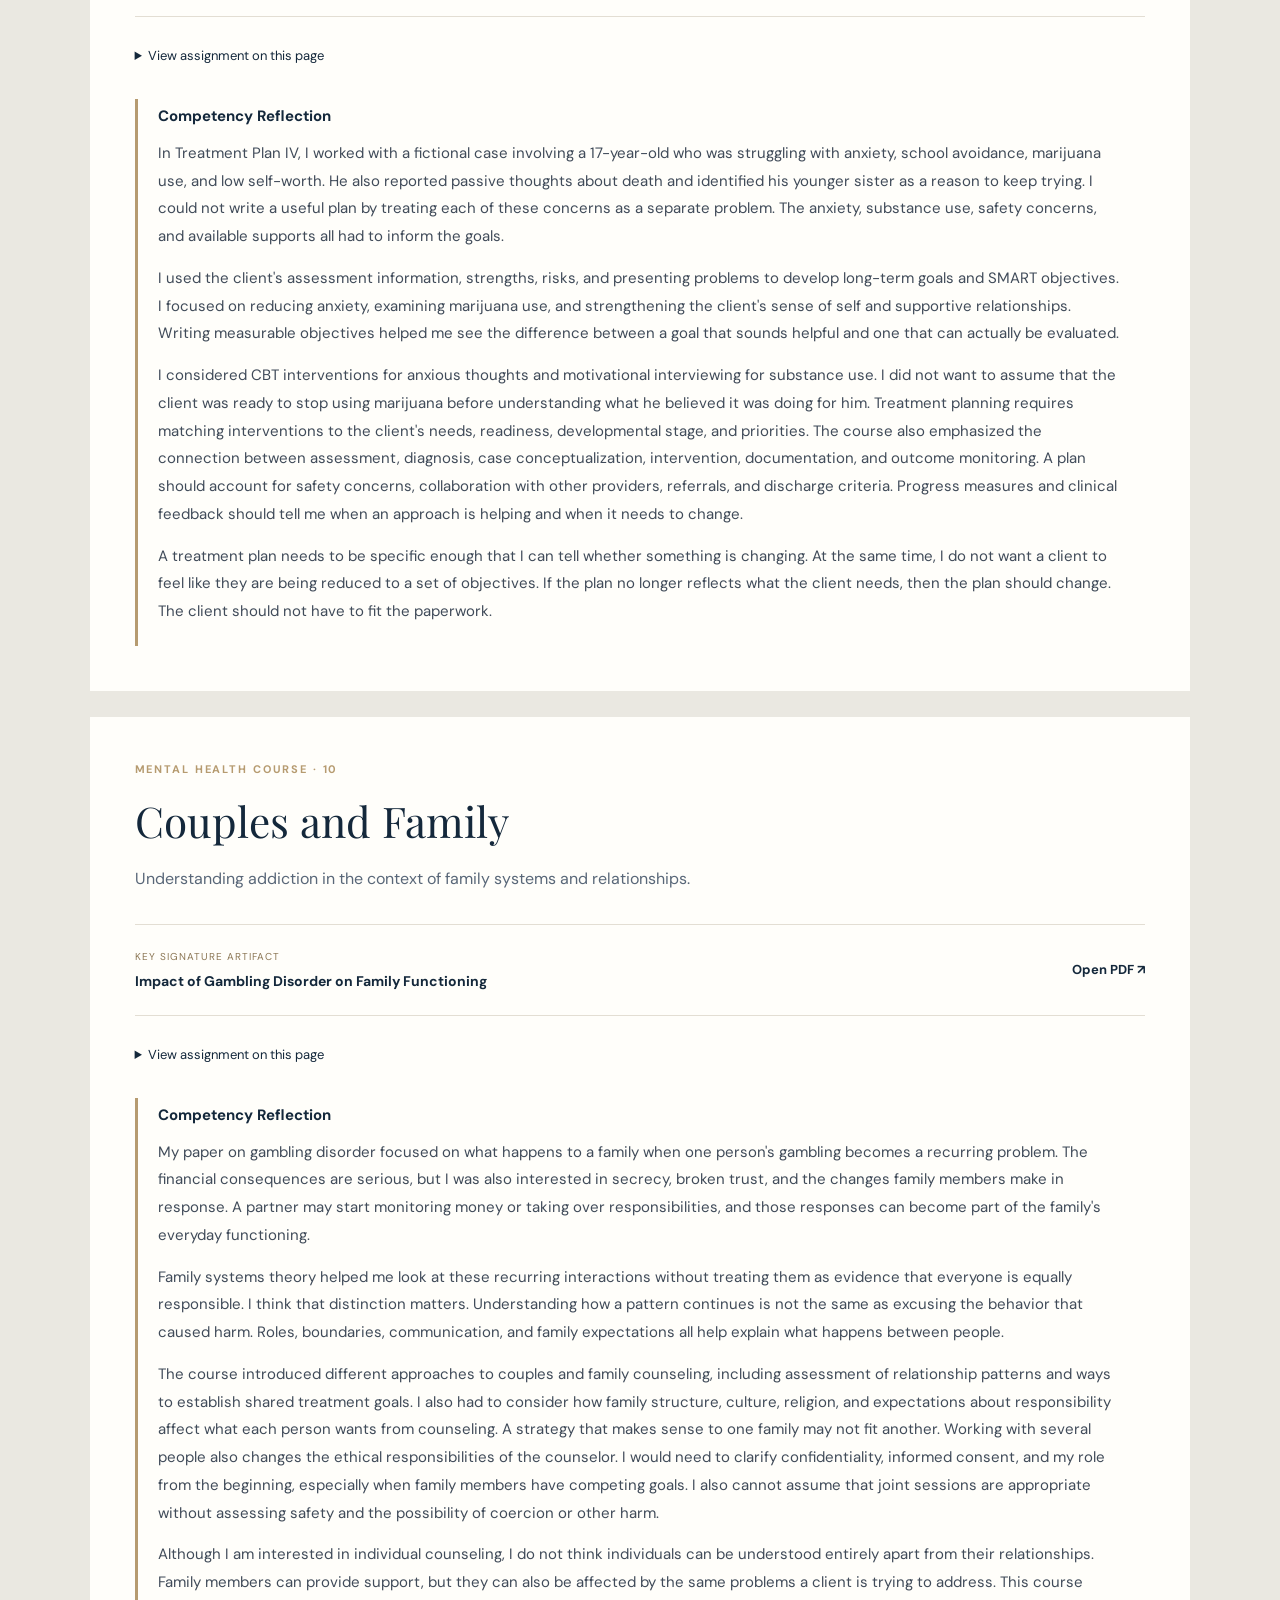
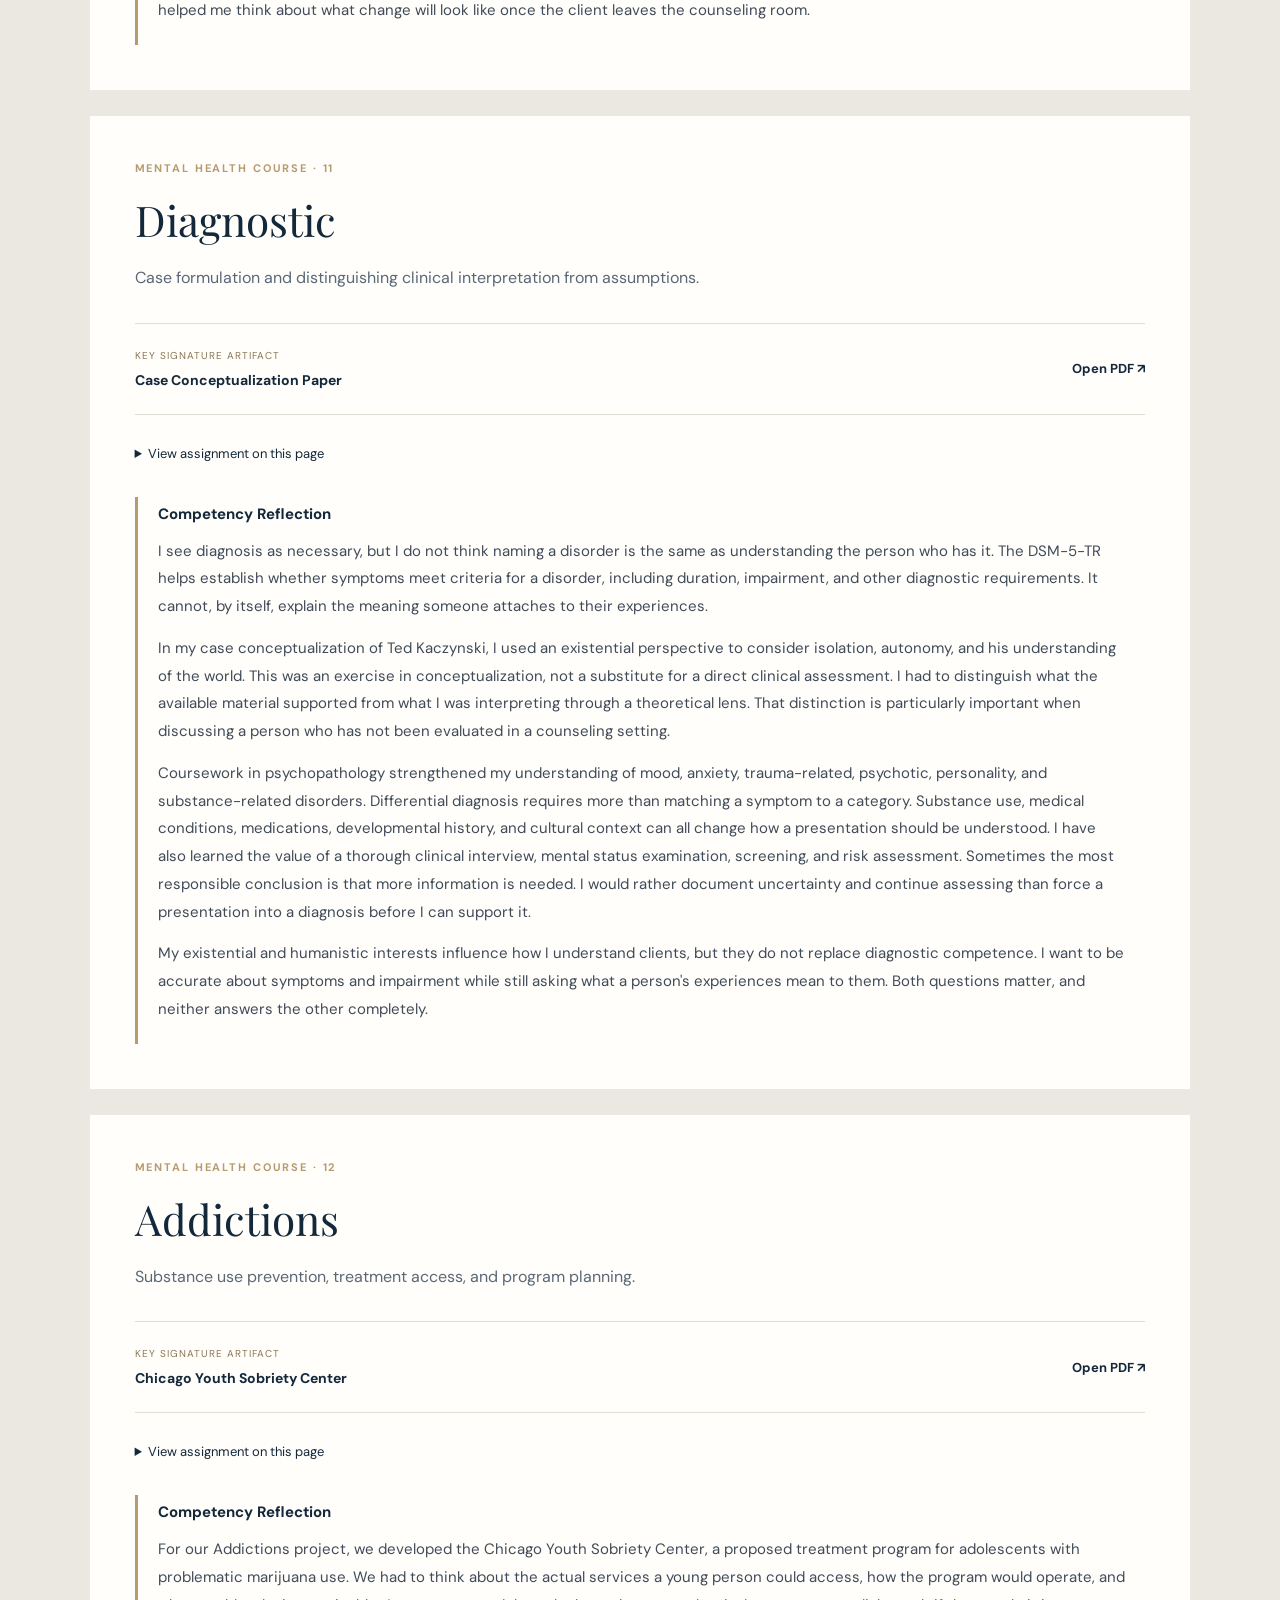
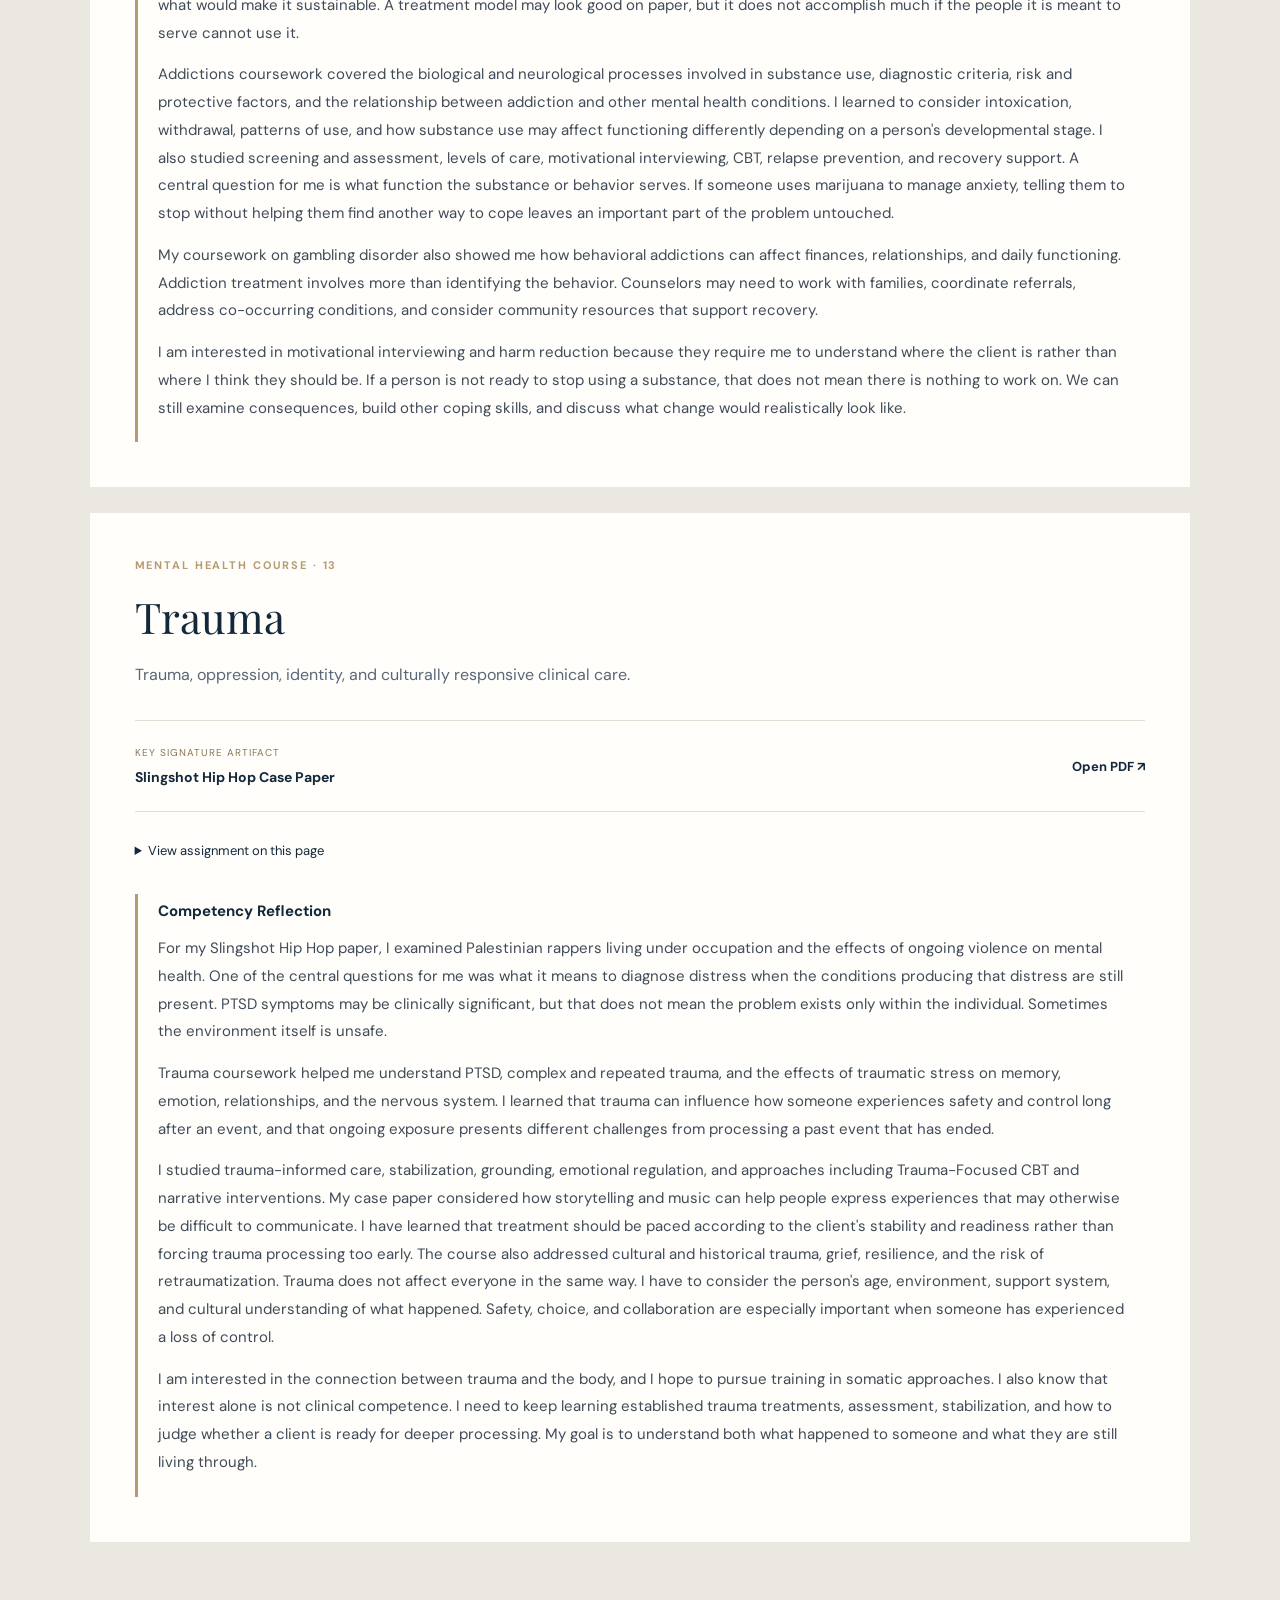
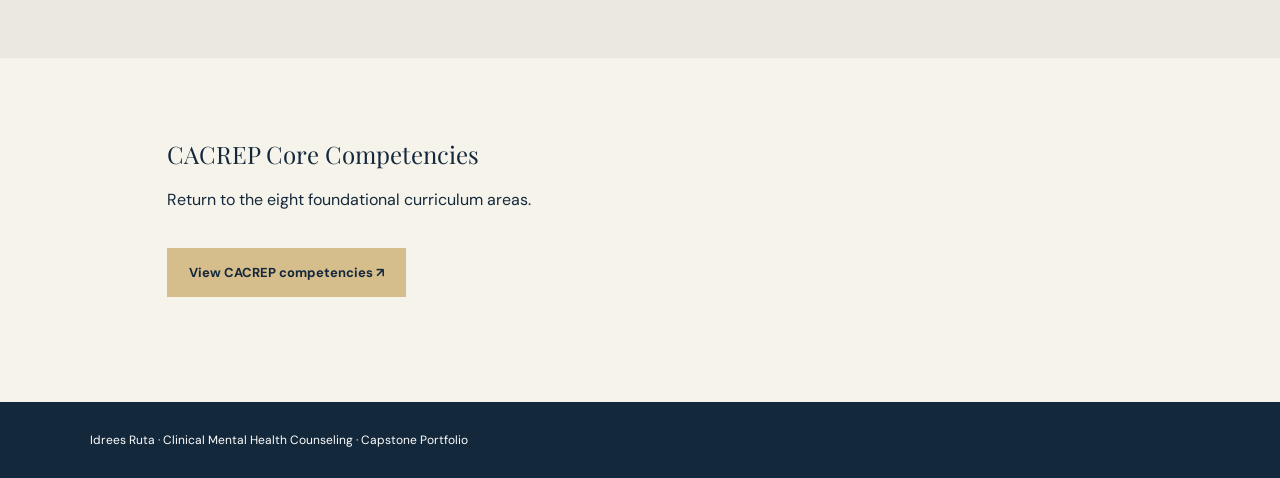
<file: Idrees_Ruta_Counseling_Portfolio/mental-health-courses.html>
<!DOCTYPE html>

<html lang="en"><head><meta charset="utf-8"/><meta content="width=device-width,initial-scale=1" name="viewport"/><title>CMHC Mental Health Courses | Idrees Ruta</title><meta content="Clinical Mental Health Counseling capstone portfolio" name="description"/><link href="styles.css" rel="stylesheet"/></head><body><header class="top"><a class="brand" href="index.html#home">IR / Counseling Portfolio</a><a href="about.html">About Me</a><a href="index.html#contents">CACREP Competencies</a><a href="mental-health-courses.html">CMHC Mental Health Courses</a><a href="program-of-study.html">Program of Study</a></header><main id="home"><section class="program-hero"><p class="eyebrow">SPECIALIZED CLINICAL MENTAL HEALTH COURSEWORK</p><h1>CMHC Mental Health Courses</h1><p>Five specialized areas of my counseling education, with corresponding assignments and reflections.</p></section><section class="intro" id="contents"><p class="eyebrow">SPECIALIZED COURSEWORK</p><h2>Mental Health Courses</h2><p>Select a course to read my reflection and view its signature assignment.</p><a class="program-index-link" href="program-of-study.html">View program of study ↗</a><div class="index"><a href="#section-8"><span>01</span> Treatment Planning</a><a href="#section-9"><span>02</span> Couples and Family</a><a href="#section-10"><span>03</span> Diagnostic</a><a href="#section-11"><span>04</span> Addictions</a><a href="#section-12"><span>05</span> Trauma</a></div></section><section class="work"><article class="section-card" id="section-8"><div class="eyebrow">MENTAL HEALTH COURSE · 09</div><h2>Treatment Planning</h2><p>Connecting assessment, diagnostic impressions, goals, and interventions.</p><div class="artifact"><div><small>KEY SIGNATURE ARTIFACT</small><strong>Treatment Plan IV</strong></div><a href="assets/Treatment%20Plan%20IV.pdf" rel="noopener" target="_blank">Open PDF ↗</a></div><details><summary>View assignment on this page</summary><iframe loading="lazy" src="assets/Treatment%20Plan%20IV.pdf" title="Treatment Planning assignment"></iframe></details><div class="reflection"><strong>Competency Reflection</strong><p>In Treatment Plan IV, I worked with a fictional case involving a 17-year-old who was struggling with anxiety, school avoidance, marijuana use, and low self-worth. He also reported passive thoughts about death and identified his younger sister as a reason to keep trying. I could not write a useful plan by treating each of these concerns as a separate problem. The anxiety, substance use, safety concerns, and available supports all had to inform the goals.</p><p>I used the client's assessment information, strengths, risks, and presenting problems to develop long-term goals and SMART objectives. I focused on reducing anxiety, examining marijuana use, and strengthening the client's sense of self and supportive relationships. Writing measurable objectives helped me see the difference between a goal that sounds helpful and one that can actually be evaluated.</p><p>I considered CBT interventions for anxious thoughts and motivational interviewing for substance use. I did not want to assume that the client was ready to stop using marijuana before understanding what he believed it was doing for him. Treatment planning requires matching interventions to the client's needs, readiness, developmental stage, and priorities. The course also emphasized the connection between assessment, diagnosis, case conceptualization, intervention, documentation, and outcome monitoring. A plan should account for safety concerns, collaboration with other providers, referrals, and discharge criteria. Progress measures and clinical feedback should tell me when an approach is helping and when it needs to change.</p><p>A treatment plan needs to be specific enough that I can tell whether something is changing. At the same time, I do not want a client to feel like they are being reduced to a set of objectives. If the plan no longer reflects what the client needs, then the plan should change. The client should not have to fit the paperwork.</p></div></article><article class="section-card" id="section-9"><div class="eyebrow">MENTAL HEALTH COURSE · 10</div><h2>Couples and Family</h2><p>Understanding addiction in the context of family systems and relationships.</p><div class="artifact"><div><small>KEY SIGNATURE ARTIFACT</small><strong>Impact of Gambling Disorder on Family Functioning</strong></div><a href="assets/Impact%20of%20Gambling%20Disorder%20on%20Family%20Functioning.pdf" rel="noopener" target="_blank">Open PDF ↗</a></div><details><summary>View assignment on this page</summary><iframe loading="lazy" src="assets/Impact%20of%20Gambling%20Disorder%20on%20Family%20Functioning.pdf" title="Couples and Family assignment"></iframe></details><div class="reflection"><strong>Competency Reflection</strong><p>My paper on gambling disorder focused on what happens to a family when one person's gambling becomes a recurring problem. The financial consequences are serious, but I was also interested in secrecy, broken trust, and the changes family members make in response. A partner may start monitoring money or taking over responsibilities, and those responses can become part of the family's everyday functioning.</p><p>Family systems theory helped me look at these recurring interactions without treating them as evidence that everyone is equally responsible. I think that distinction matters. Understanding how a pattern continues is not the same as excusing the behavior that caused harm. Roles, boundaries, communication, and family expectations all help explain what happens between people.</p><p>The course introduced different approaches to couples and family counseling, including assessment of relationship patterns and ways to establish shared treatment goals. I also had to consider how family structure, culture, religion, and expectations about responsibility affect what each person wants from counseling. A strategy that makes sense to one family may not fit another. Working with several people also changes the ethical responsibilities of the counselor. I would need to clarify confidentiality, informed consent, and my role from the beginning, especially when family members have competing goals. I also cannot assume that joint sessions are appropriate without assessing safety and the possibility of coercion or other harm.</p><p>Although I am interested in individual counseling, I do not think individuals can be understood entirely apart from their relationships. Family members can provide support, but they can also be affected by the same problems a client is trying to address. This course helped me think about what change will look like once the client leaves the counseling room.</p></div></article><article class="section-card" id="section-10"><div class="eyebrow">MENTAL HEALTH COURSE · 11</div><h2>Diagnostic</h2><p>Case formulation and distinguishing clinical interpretation from assumptions.</p><div class="artifact"><div><small>KEY SIGNATURE ARTIFACT</small><strong>Case Conceptualization Paper</strong></div><a href="assets/Case%20Conceptualization%20Paper.pdf" rel="noopener" target="_blank">Open PDF ↗</a></div><details><summary>View assignment on this page</summary><iframe loading="lazy" src="assets/Case%20Conceptualization%20Paper.pdf" title="Diagnostic assignment"></iframe></details><div class="reflection"><strong>Competency Reflection</strong><p>I see diagnosis as necessary, but I do not think naming a disorder is the same as understanding the person who has it. The DSM-5-TR helps establish whether symptoms meet criteria for a disorder, including duration, impairment, and other diagnostic requirements. It cannot, by itself, explain the meaning someone attaches to their experiences.</p><p>In my case conceptualization of Ted Kaczynski, I used an existential perspective to consider isolation, autonomy, and his understanding of the world. This was an exercise in conceptualization, not a substitute for a direct clinical assessment. I had to distinguish what the available material supported from what I was interpreting through a theoretical lens. That distinction is particularly important when discussing a person who has not been evaluated in a counseling setting.</p><p>Coursework in psychopathology strengthened my understanding of mood, anxiety, trauma-related, psychotic, personality, and substance-related disorders. Differential diagnosis requires more than matching a symptom to a category. Substance use, medical conditions, medications, developmental history, and cultural context can all change how a presentation should be understood. I have also learned the value of a thorough clinical interview, mental status examination, screening, and risk assessment. Sometimes the most responsible conclusion is that more information is needed. I would rather document uncertainty and continue assessing than force a presentation into a diagnosis before I can support it.</p><p>My existential and humanistic interests influence how I understand clients, but they do not replace diagnostic competence. I want to be accurate about symptoms and impairment while still asking what a person's experiences mean to them. Both questions matter, and neither answers the other completely.</p></div></article><article class="section-card" id="section-11"><div class="eyebrow">MENTAL HEALTH COURSE · 12</div><h2>Addictions</h2><p>Substance use prevention, treatment access, and program planning.</p><div class="artifact"><div><small>KEY SIGNATURE ARTIFACT</small><strong>Chicago Youth Sobriety Center</strong></div><a href="assets/Chicago%20Youth%20Sobriety%20Center.pdf" rel="noopener" target="_blank">Open PDF ↗</a></div><details><summary>View assignment on this page</summary><iframe loading="lazy" src="assets/Chicago%20Youth%20Sobriety%20Center.pdf" title="Addictions assignment"></iframe></details><div class="reflection"><strong>Competency Reflection</strong><p>For our Addictions project, we developed the Chicago Youth Sobriety Center, a proposed treatment program for adolescents with problematic marijuana use. We had to think about the actual services a young person could access, how the program would operate, and what would make it sustainable. A treatment model may look good on paper, but it does not accomplish much if the people it is meant to serve cannot use it.</p><p>Addictions coursework covered the biological and neurological processes involved in substance use, diagnostic criteria, risk and protective factors, and the relationship between addiction and other mental health conditions. I learned to consider intoxication, withdrawal, patterns of use, and how substance use may affect functioning differently depending on a person's developmental stage. I also studied screening and assessment, levels of care, motivational interviewing, CBT, relapse prevention, and recovery support. A central question for me is what function the substance or behavior serves. If someone uses marijuana to manage anxiety, telling them to stop without helping them find another way to cope leaves an important part of the problem untouched.</p><p>My coursework on gambling disorder also showed me how behavioral addictions can affect finances, relationships, and daily functioning. Addiction treatment involves more than identifying the behavior. Counselors may need to work with families, coordinate referrals, address co-occurring conditions, and consider community resources that support recovery.</p><p>I am interested in motivational interviewing and harm reduction because they require me to understand where the client is rather than where I think they should be. If a person is not ready to stop using a substance, that does not mean there is nothing to work on. We can still examine consequences, build other coping skills, and discuss what change would realistically look like.</p></div></article><article class="section-card" id="section-12"><div class="eyebrow">MENTAL HEALTH COURSE · 13</div><h2>Trauma</h2><p>Trauma, oppression, identity, and culturally responsive clinical care.</p><div class="artifact"><div><small>KEY SIGNATURE ARTIFACT</small><strong>Slingshot Hip Hop Case Paper</strong></div><a href="assets/Slingshot%20Hip%20Hop%20Case%20Paper.pdf" rel="noopener" target="_blank">Open PDF ↗</a></div><details><summary>View assignment on this page</summary><iframe loading="lazy" src="assets/Slingshot%20Hip%20Hop%20Case%20Paper.pdf" title="Trauma assignment"></iframe></details><div class="reflection"><strong>Competency Reflection</strong><p>For my Slingshot Hip Hop paper, I examined Palestinian rappers living under occupation and the effects of ongoing violence on mental health. One of the central questions for me was what it means to diagnose distress when the conditions producing that distress are still present. PTSD symptoms may be clinically significant, but that does not mean the problem exists only within the individual. Sometimes the environment itself is unsafe.</p><p>Trauma coursework helped me understand PTSD, complex and repeated trauma, and the effects of traumatic stress on memory, emotion, relationships, and the nervous system. I learned that trauma can influence how someone experiences safety and control long after an event, and that ongoing exposure presents different challenges from processing a past event that has ended.</p><p>I studied trauma-informed care, stabilization, grounding, emotional regulation, and approaches including Trauma-Focused CBT and narrative interventions. My case paper considered how storytelling and music can help people express experiences that may otherwise be difficult to communicate. I have learned that treatment should be paced according to the client's stability and readiness rather than forcing trauma processing too early. The course also addressed cultural and historical trauma, grief, resilience, and the risk of retraumatization. Trauma does not affect everyone in the same way. I have to consider the person's age, environment, support system, and cultural understanding of what happened. Safety, choice, and collaboration are especially important when someone has experienced a loss of control.</p><p>I am interested in the connection between trauma and the body, and I hope to pursue training in somatic approaches. I also know that interest alone is not clinical competence. I need to keep learning established trauma treatments, assessment, stabilization, and how to judge whether a client is ready for deeper processing. My goal is to understand both what happened to someone and what they are still living through.</p></div></article></section><section class="next-section" style="max-width:1100px;margin:30px auto 75px;padding:30px 6%;"><h2>CACREP Core Competencies</h2><p>Return to the eight foundational curriculum areas.</p><a class="primary" href="index.html#contents">View CACREP competencies ↗</a></section><footer>Idrees Ruta · Clinical Mental Health Counseling · Capstone Portfolio</footer></main></body></html>
</file>
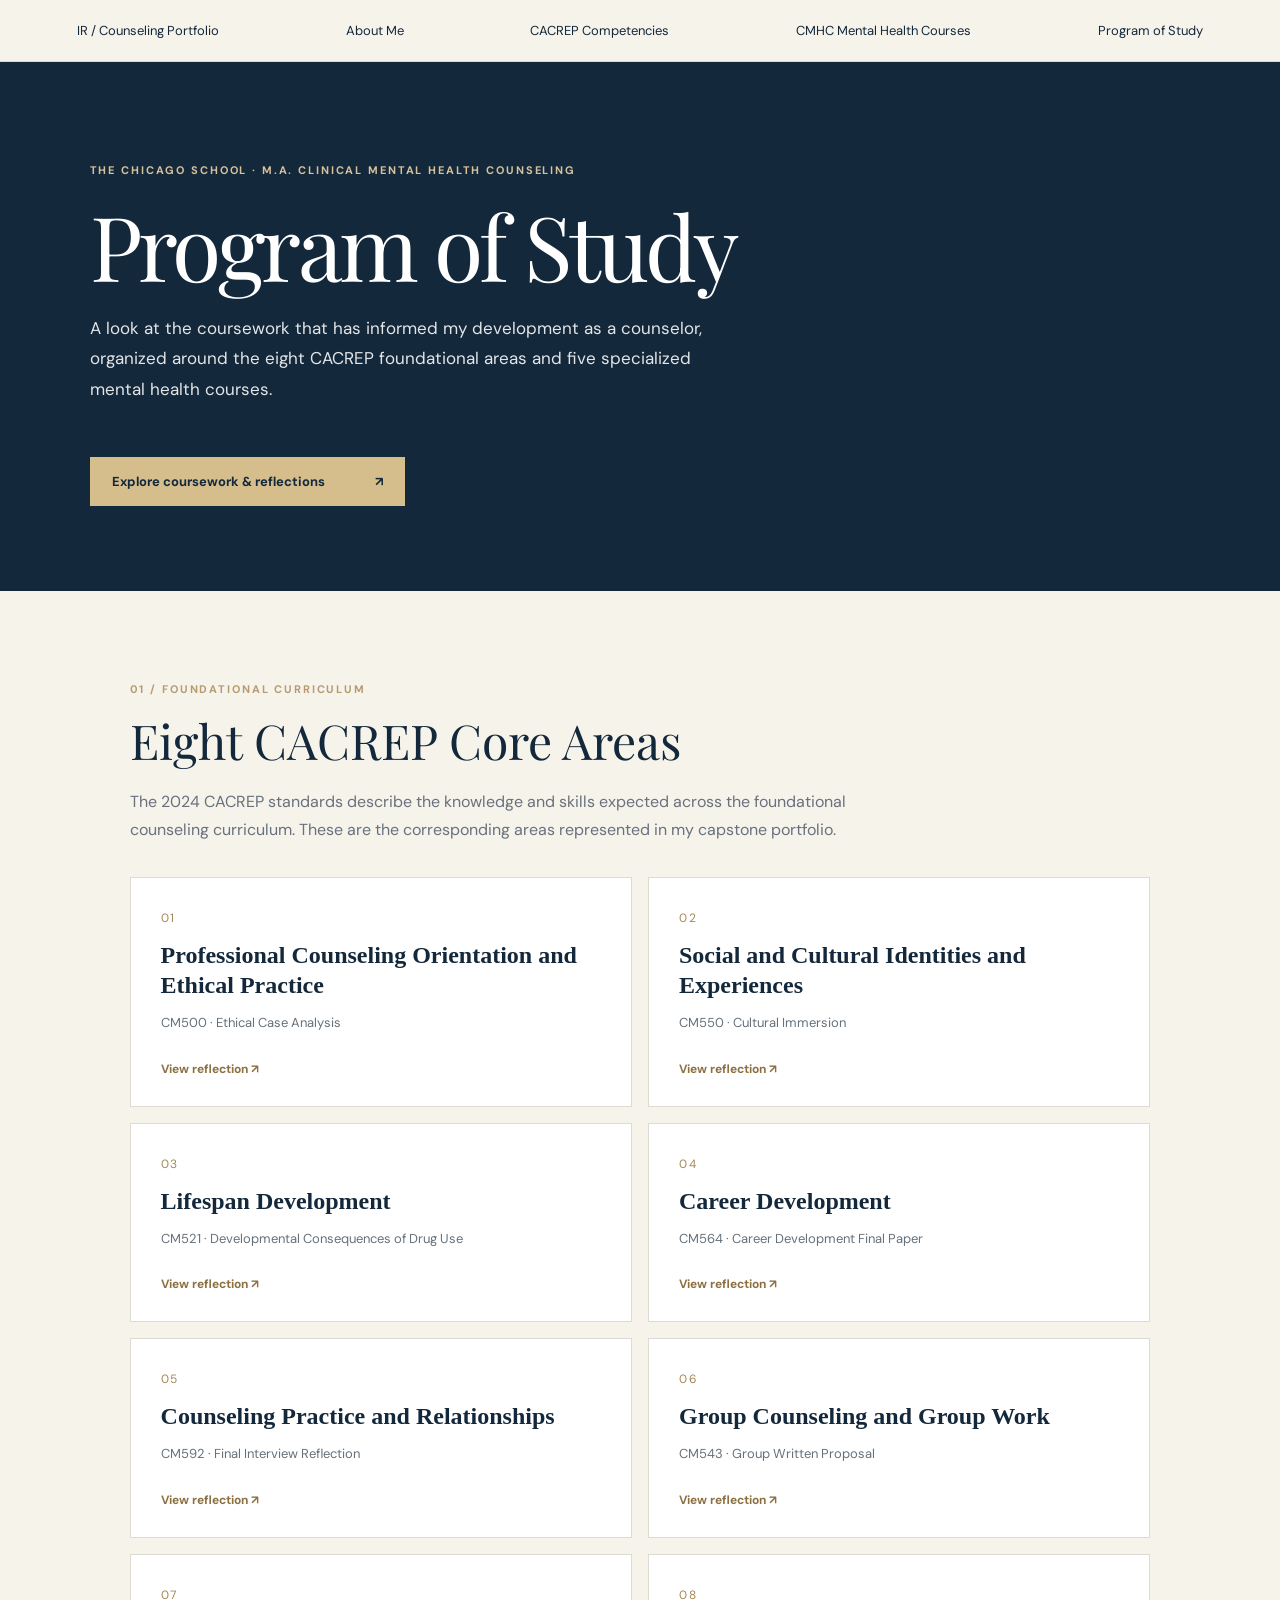
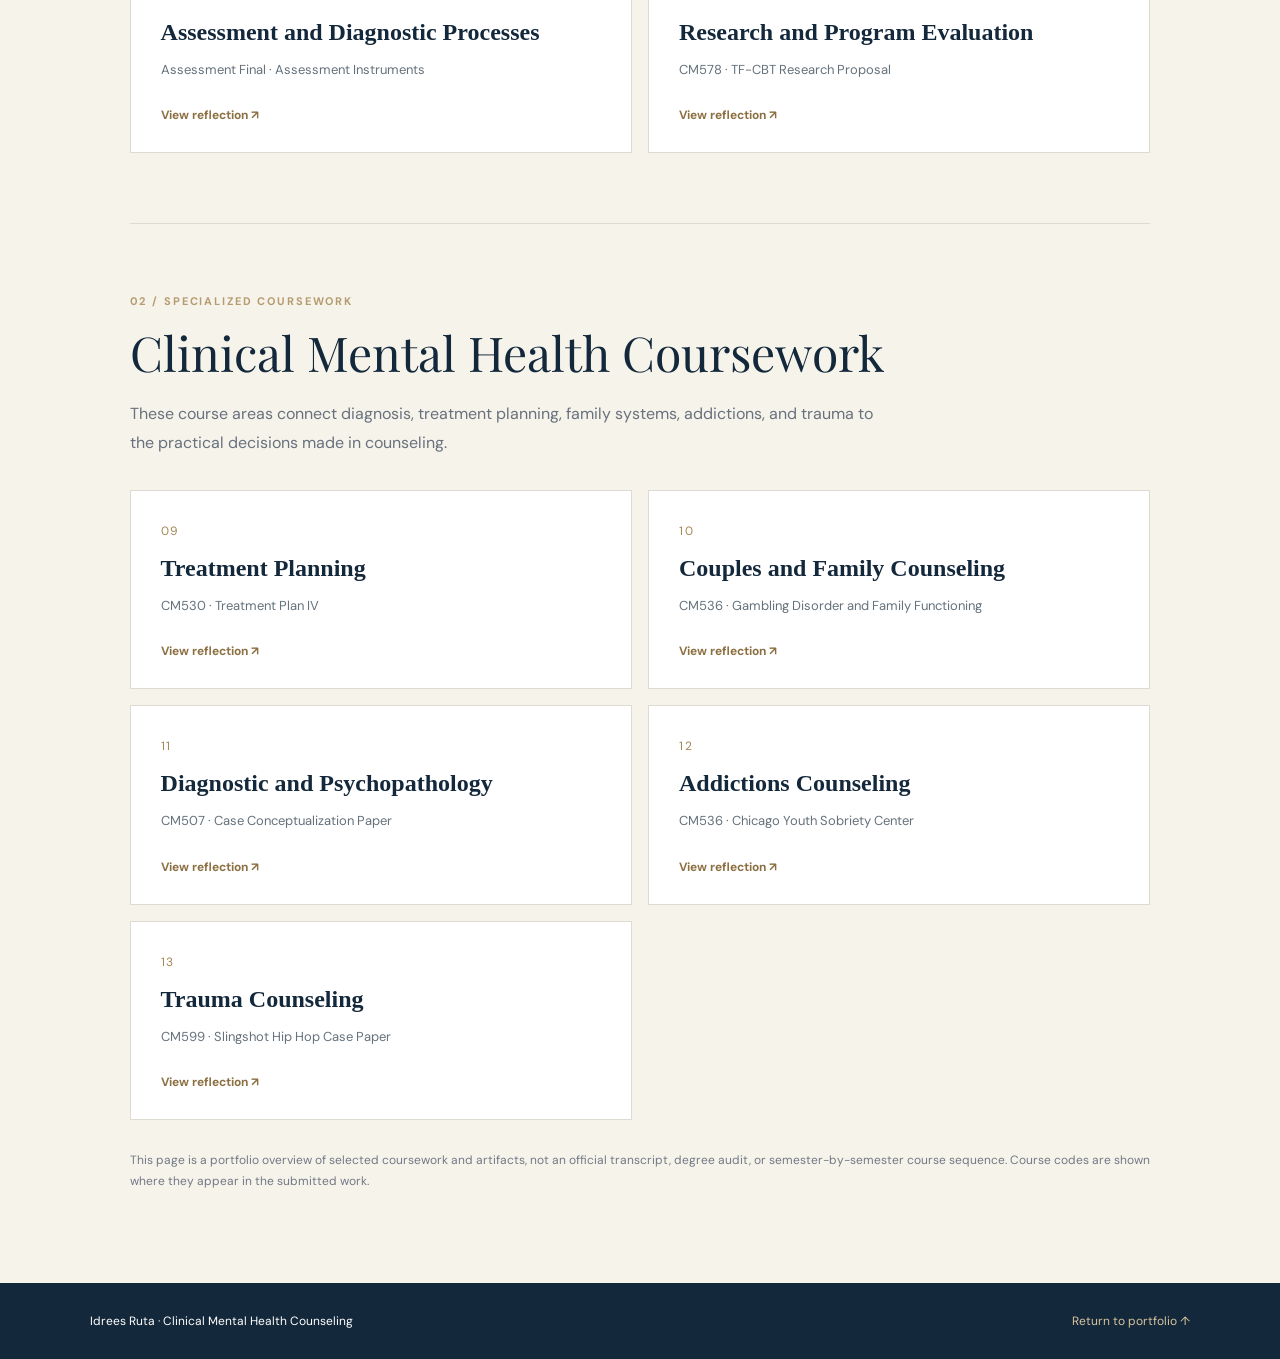
<file: Idrees_Ruta_Counseling_Portfolio/program-of-study.html>
<!DOCTYPE html>

<html lang="en"><head><meta charset="utf-8"/><meta content="width=device-width,initial-scale=1" name="viewport"/><title>Program of Study | Idrees Ruta</title><meta content="Clinical Mental Health Counseling program of study and coursework portfolio" name="description"/><link href="styles.css" rel="stylesheet"/></head><body><header class="top"><a href="index.html#home">IR / Counseling Portfolio</a><a href="about.html">About Me</a><a href="index.html#contents">CACREP Competencies</a><a href="mental-health-courses.html">CMHC Mental Health Courses</a><a href="program-of-study.html">Program of Study</a></header><main><section class="program-hero"><p class="eyebrow">THE CHICAGO SCHOOL · M.A. CLINICAL MENTAL HEALTH COUNSELING</p><h1>Program of Study</h1><p>A look at the coursework that has informed my development as a counselor, organized around the eight CACREP foundational areas and five specialized mental health courses.</p><a class="primary" href="index.html#contents">Explore coursework &amp; reflections <span>↗</span></a></section><section class="program-wrap"><p class="eyebrow">01 / FOUNDATIONAL CURRICULUM</p><h2>Eight CACREP Core Areas</h2><p class="program-description">The 2024 CACREP standards describe the knowledge and skills expected across the foundational counseling curriculum. These are the corresponding areas represented in my capstone portfolio.</p><div class="program-grid"><a class="program-course" href="index.html#section-0"><span class="course-num">01</span><h3>Professional Counseling Orientation and Ethical Practice</h3><p>CM500 · Ethical Case Analysis</p><span class="course-arrow">View reflection ↗</span></a><a class="program-course" href="index.html#section-1"><span class="course-num">02</span><h3>Social and Cultural Identities and Experiences</h3><p>CM550 · Cultural Immersion</p><span class="course-arrow">View reflection ↗</span></a><a class="program-course" href="index.html#section-2"><span class="course-num">03</span><h3>Lifespan Development</h3><p>CM521 · Developmental Consequences of Drug Use</p><span class="course-arrow">View reflection ↗</span></a><a class="program-course" href="index.html#section-3"><span class="course-num">04</span><h3>Career Development</h3><p>CM564 · Career Development Final Paper</p><span class="course-arrow">View reflection ↗</span></a><a class="program-course" href="index.html#section-4"><span class="course-num">05</span><h3>Counseling Practice and Relationships</h3><p>CM592 · Final Interview Reflection</p><span class="course-arrow">View reflection ↗</span></a><a class="program-course" href="index.html#section-5"><span class="course-num">06</span><h3>Group Counseling and Group Work</h3><p>CM543 · Group Written Proposal</p><span class="course-arrow">View reflection ↗</span></a><a class="program-course" href="index.html#section-6"><span class="course-num">07</span><h3>Assessment and Diagnostic Processes</h3><p>Assessment Final · Assessment Instruments</p><span class="course-arrow">View reflection ↗</span></a><a class="program-course" href="index.html#section-7"><span class="course-num">08</span><h3>Research and Program Evaluation</h3><p>CM578 · TF-CBT Research Proposal</p><span class="course-arrow">View reflection ↗</span></a></div><div class="program-divider"></div><p class="eyebrow">02 / SPECIALIZED COURSEWORK</p><h2>Clinical Mental Health Coursework</h2><p class="program-description">These course areas connect diagnosis, treatment planning, family systems, addictions, and trauma to the practical decisions made in counseling.</p><div class="program-grid"><a class="program-course" href="mental-health-courses.html#section-8"><span class="course-num">09</span><h3>Treatment Planning</h3><p>CM530 · Treatment Plan IV</p><span class="course-arrow">View reflection ↗</span></a><a class="program-course" href="mental-health-courses.html#section-9"><span class="course-num">10</span><h3>Couples and Family Counseling</h3><p>CM536 · Gambling Disorder and Family Functioning</p><span class="course-arrow">View reflection ↗</span></a><a class="program-course" href="mental-health-courses.html#section-10"><span class="course-num">11</span><h3>Diagnostic and Psychopathology</h3><p>CM507 · Case Conceptualization Paper</p><span class="course-arrow">View reflection ↗</span></a><a class="program-course" href="mental-health-courses.html#section-11"><span class="course-num">12</span><h3>Addictions Counseling</h3><p>CM536 · Chicago Youth Sobriety Center</p><span class="course-arrow">View reflection ↗</span></a><a class="program-course" href="mental-health-courses.html#section-12"><span class="course-num">13</span><h3>Trauma Counseling</h3><p>CM599 · Slingshot Hip Hop Case Paper</p><span class="course-arrow">View reflection ↗</span></a></div><p class="program-note">This page is a portfolio overview of selected coursework and artifacts, not an official transcript, degree audit, or semester-by-semester course sequence. Course codes are shown where they appear in the submitted work.</p></section></main><footer><div>Idrees Ruta · Clinical Mental Health Counseling</div><span><a href="index.html#home">Return to portfolio ↑</a></span></footer></body></html>
</file>
<file: Idrees_Ruta_Counseling_Portfolio/styles.css>
@import url('https://fonts.googleapis.com/css2?family=DM+Sans:wght@400;500;600;700&family=Playfair+Display:ital,wght@0,400;0,500;1,400&display=swap');:root{--navy:#14283b;--cream:#f6f3eb;--gold:#b69b70;--muted:#596778}*{box-sizing:border-box}html{scroll-behavior:smooth}body{margin:0;background:var(--cream);color:var(--navy);font-family:'DM Sans',Arial,sans-serif}a{color:inherit}.top{display:flex;align-items:center;justify-content:space-between;padding:22px 6%;border-bottom:1px solid #ddd8ce}.top a{text-decoration:none;font-size:13px}.brand{font-weight:700;font-size:20px!important;letter-spacing:.04em}.brand span{font-size:12px;font-weight:400;letter-spacing:0}.hero{min-height:630px;display:grid;grid-template-columns:1.35fr .8fr;background:var(--navy);color:var(--cream);padding:70px 7%;gap:8%;align-items:center}.eyebrow{font-size:11px;font-weight:700;letter-spacing:.17em;text-transform:uppercase;color:var(--gold)}h1,h2{font-family:'Playfair Display',Georgia,serif;font-weight:400}h1{font-size:clamp(43px,5.3vw,82px);line-height:1.12;letter-spacing:-.04em;margin:24px 0}h1 em{color:#c4ac83;font-weight:400}.hero-copy>p:not(.eyebrow){font-size:16px;line-height:1.85;max-width:570px;color:#d2d8dd}.primary{display:inline-flex;gap:50px;margin-top:22px;padding:16px 22px;background:#d6bd8c;color:var(--navy);text-decoration:none;font-weight:700;font-size:13px}.portrait img{display:block;width:100%;max-height:430px;object-fit:cover;object-position:center 30%;filter:saturate(.82)}.portrait span{display:block;margin-top:13px;font-size:12px;color:#cbd4dc}.intro{padding:90px 7%;max-width:1320px;margin:auto}.intro h2{font-size:clamp(34px,4vw,58px);max-width:780px;line-height:1.2}.intro>p:not(.eyebrow){max-width:680px;line-height:1.8;color:var(--muted)}.index{display:grid;grid-template-columns:repeat(2,1fr);gap:0 50px;margin-top:45px}.index a{display:flex;gap:16px;align-items:center;padding:15px 0;border-bottom:1px solid #d6d2ca;text-decoration:none;font-size:14px}.index a span{color:#a38b64;font-size:11px}.index a:hover{color:#927449}.work{background:#eae8e1;padding:55px 7% 90px}.section-card{background:#fffefa;padding:45px;margin:26px auto;max-width:1140px;scroll-margin-top:20px}.section-card h2{font-size:clamp(31px,3.3vw,47px);margin:16px 0}.section-card>p{line-height:1.8;color:var(--muted)}.artifact{display:flex;justify-content:space-between;gap:20px;align-items:center;padding:25px 0;border-top:1px solid #e3ded3;border-bottom:1px solid #e3ded3;margin:30px 0 15px}.artifact small{display:block;color:#8b7654;letter-spacing:.1em;font-size:10px;margin-bottom:9px}.artifact strong{display:block;font-size:14px}.artifact a,.extra a{white-space:nowrap;font-size:13px;text-decoration:none;font-weight:700}details summary{cursor:pointer;font-size:13px;padding:15px 0}iframe{width:100%;height:620px;border:1px solid #ddd}.reflection{border-left:3px solid var(--gold);padding:6px 20px;margin-top:20px}.reflection p{font-size:13px;color:#6c7480;line-height:1.7}.extra{padding:70px 7%;max-width:1100px;margin:auto}.extra h2{font-size:38px}footer{background:var(--navy);color:#fff;padding:30px 7%;font-size:12px;display:flex;justify-content:space-between;gap:20px}footer span{color:#c9b48e}@media(max-width:760px){.hero{grid-template-columns:1fr;padding:50px 7%}.portrait{max-width:400px}.index{grid-template-columns:1fr}.section-card{padding:26px 20px}.artifact{align-items:flex-start;flex-direction:column}footer{flex-direction:column}iframe{height:400px}}
/* Portfolio reflections and program-of-study page */
.reflection p{font-size:15px;line-height:1.85;color:#404b59;margin:14px 0}.reflection strong{font-size:15px}.program-index-link{display:inline-block;margin:12px 0 25px;color:var(--navy);font-size:14px;font-weight:700}.program-hero{background:var(--navy);color:#fff;padding:90px 7% 85px}.program-hero .eyebrow{color:#d7c29b}.program-hero h1{font-size:clamp(48px,7vw,94px);line-height:1.07;max-width:900px;margin:20px 0}.program-hero h1 em{color:#e1c898}.program-hero>p:not(.eyebrow){max-width:660px;line-height:1.8;color:#e3e5e7;font-size:17px;margin-bottom:30px}.program-wrap{max-width:1200px;margin:auto;padding:80px 7%}.program-wrap h2{font-size:clamp(32px,4vw,48px);margin:12px 0}.program-description{max-width:750px;color:#68717d;line-height:1.8;margin-bottom:32px}.program-grid{display:grid;grid-template-columns:repeat(2,minmax(0,1fr));gap:16px}.program-course{display:block;text-decoration:none;border:1px solid #dedbd3;background:#fff;padding:28px 30px;transition:transform .15s,border-color .15s}.program-course:hover{transform:translateY(-2px);border-color:#a78d5e}.course-num{font-size:12px;letter-spacing:.15em;color:#a48755}.program-course h3{font-family:Georgia,serif;font-size:24px;line-height:1.25;color:var(--navy);margin:13px 0}.program-course p{font-size:13px;color:#65717b;line-height:1.5}.course-arrow{display:inline-block;margin-top:15px;font-size:12px;font-weight:700;color:#8c7042}.program-divider{height:1px;background:#dedbd3;margin:70px 0}.program-note{font-size:12px;line-height:1.7;color:#727984;margin-top:30px}footer a{color:#d8c49f;text-decoration:none}@media(max-width:760px){.program-grid{grid-template-columns:1fr}.program-hero{padding:65px 7%}.program-wrap{padding:50px 7%}.top{flex-wrap:wrap;gap:10px}.reflection p{font-size:14px}}

/* About Me */
.top{flex-wrap:wrap;gap:15px}.top a[aria-current="page"]{color:#94764c;font-weight:700}.about-hero{background:var(--navy);color:var(--cream);padding:72px 7%;display:grid;grid-template-columns:1.4fr .75fr;gap:9%;align-items:center}.about-hero h1{font-size:clamp(52px,7vw,100px);margin:18px 0}.about-lead{font-size:clamp(17px,2vw,21px);line-height:1.75;max-width:700px;color:#d8dce0}.about-photo img{width:100%;max-height:400px;object-fit:cover;object-position:center 28%}.about-story{max-width:880px;padding:75px 7% 90px;margin:auto}.about-story>p{font-size:17px;line-height:1.95;margin:0 0 28px;color:#354455}.about-next{border-top:1px solid #d9d4ca;margin-top:58px;padding-top:35px}.about-next h2{font-size:40px;margin:15px 0}.about-next>p:not(.eyebrow){line-height:1.8;color:var(--muted)}@media(max-width:760px){.about-hero{grid-template-columns:1fr;padding:55px 7%}.about-photo{max-width:350px}.about-story{padding:50px 7%}.about-story>p{font-size:16px}}
</file>
